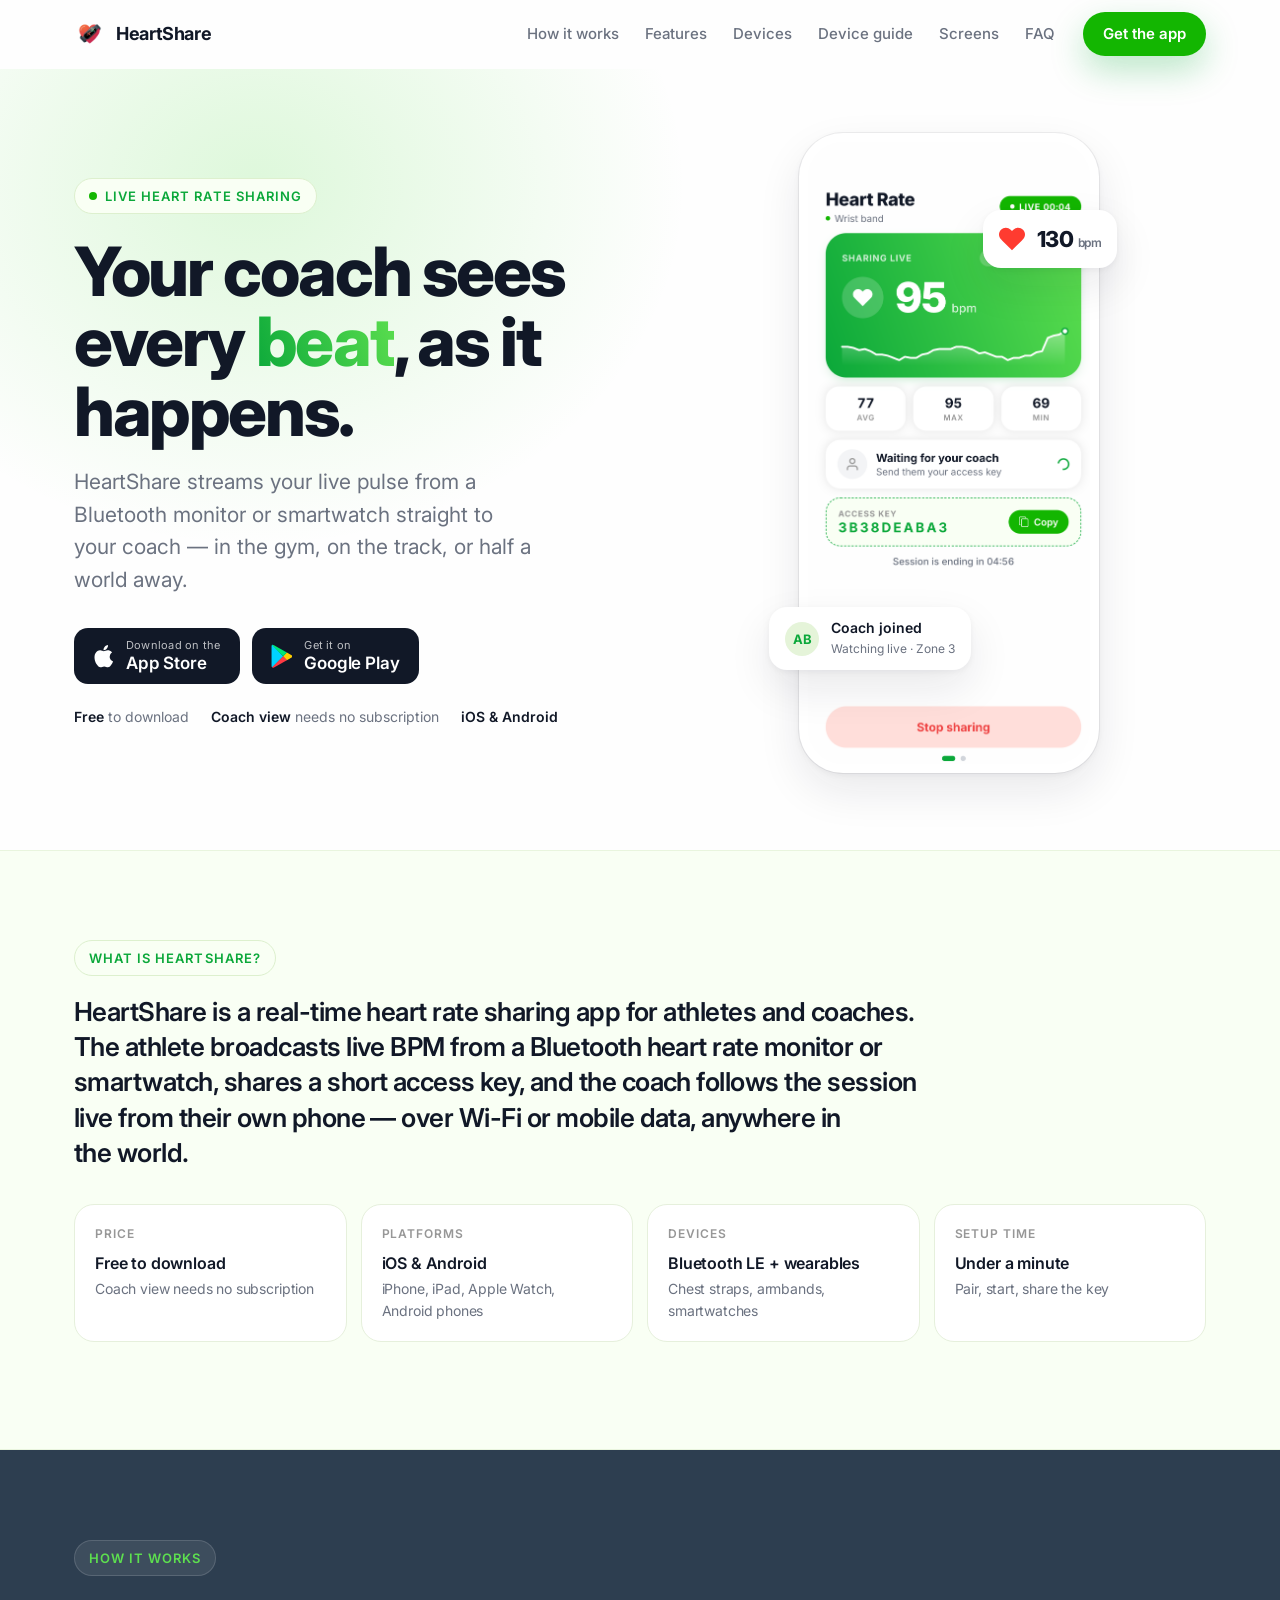
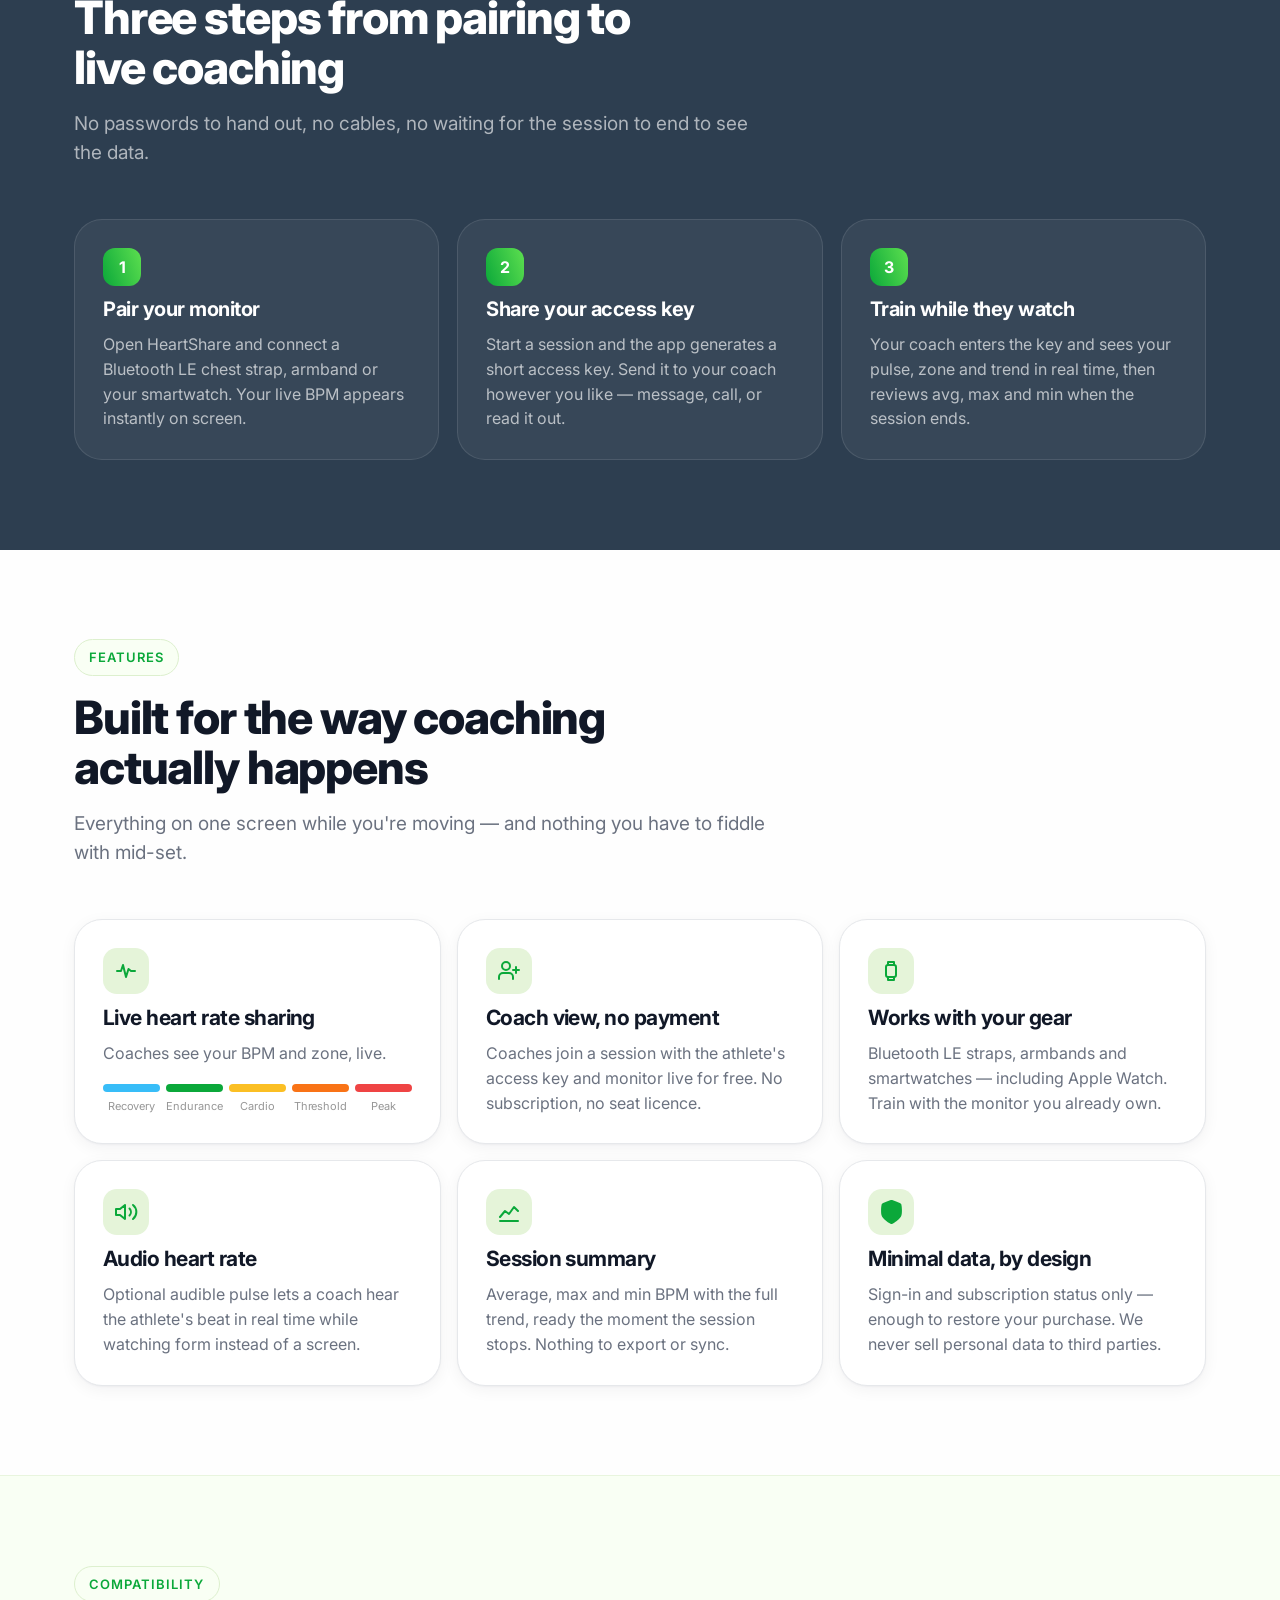
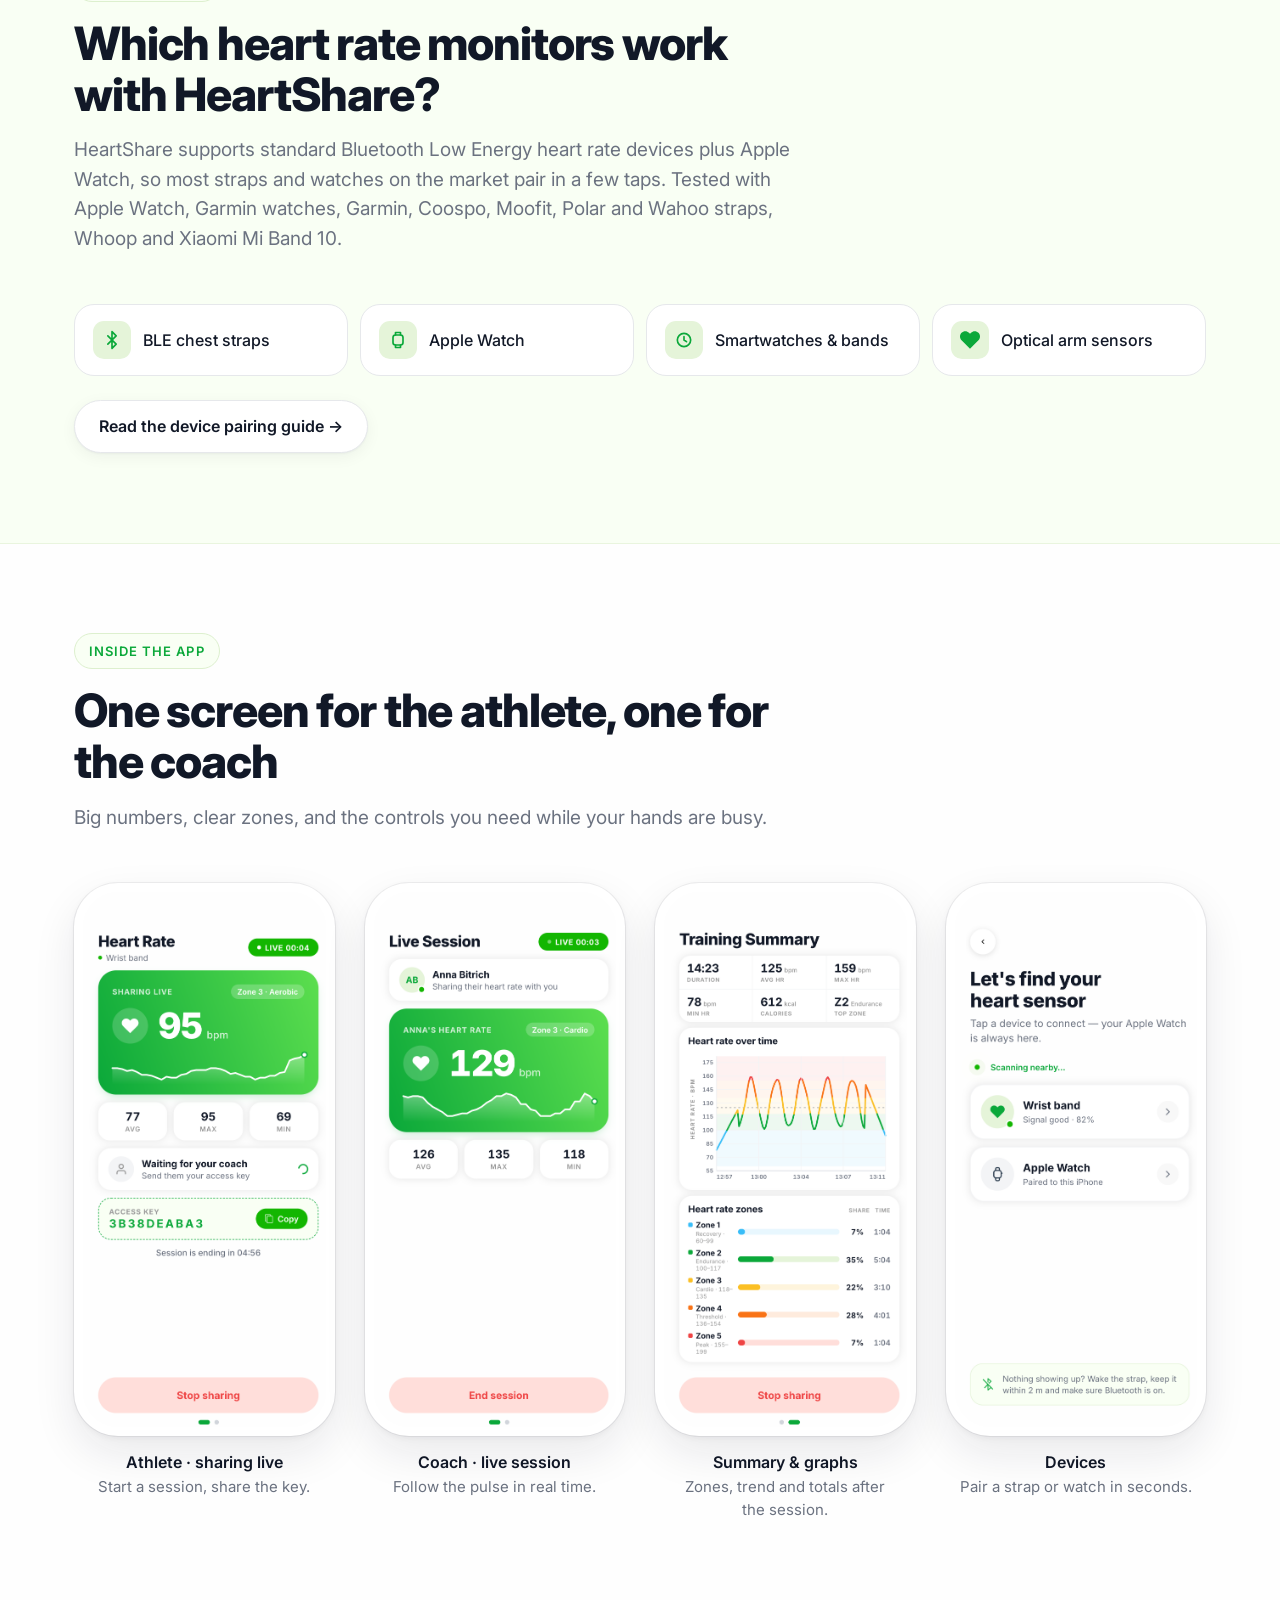
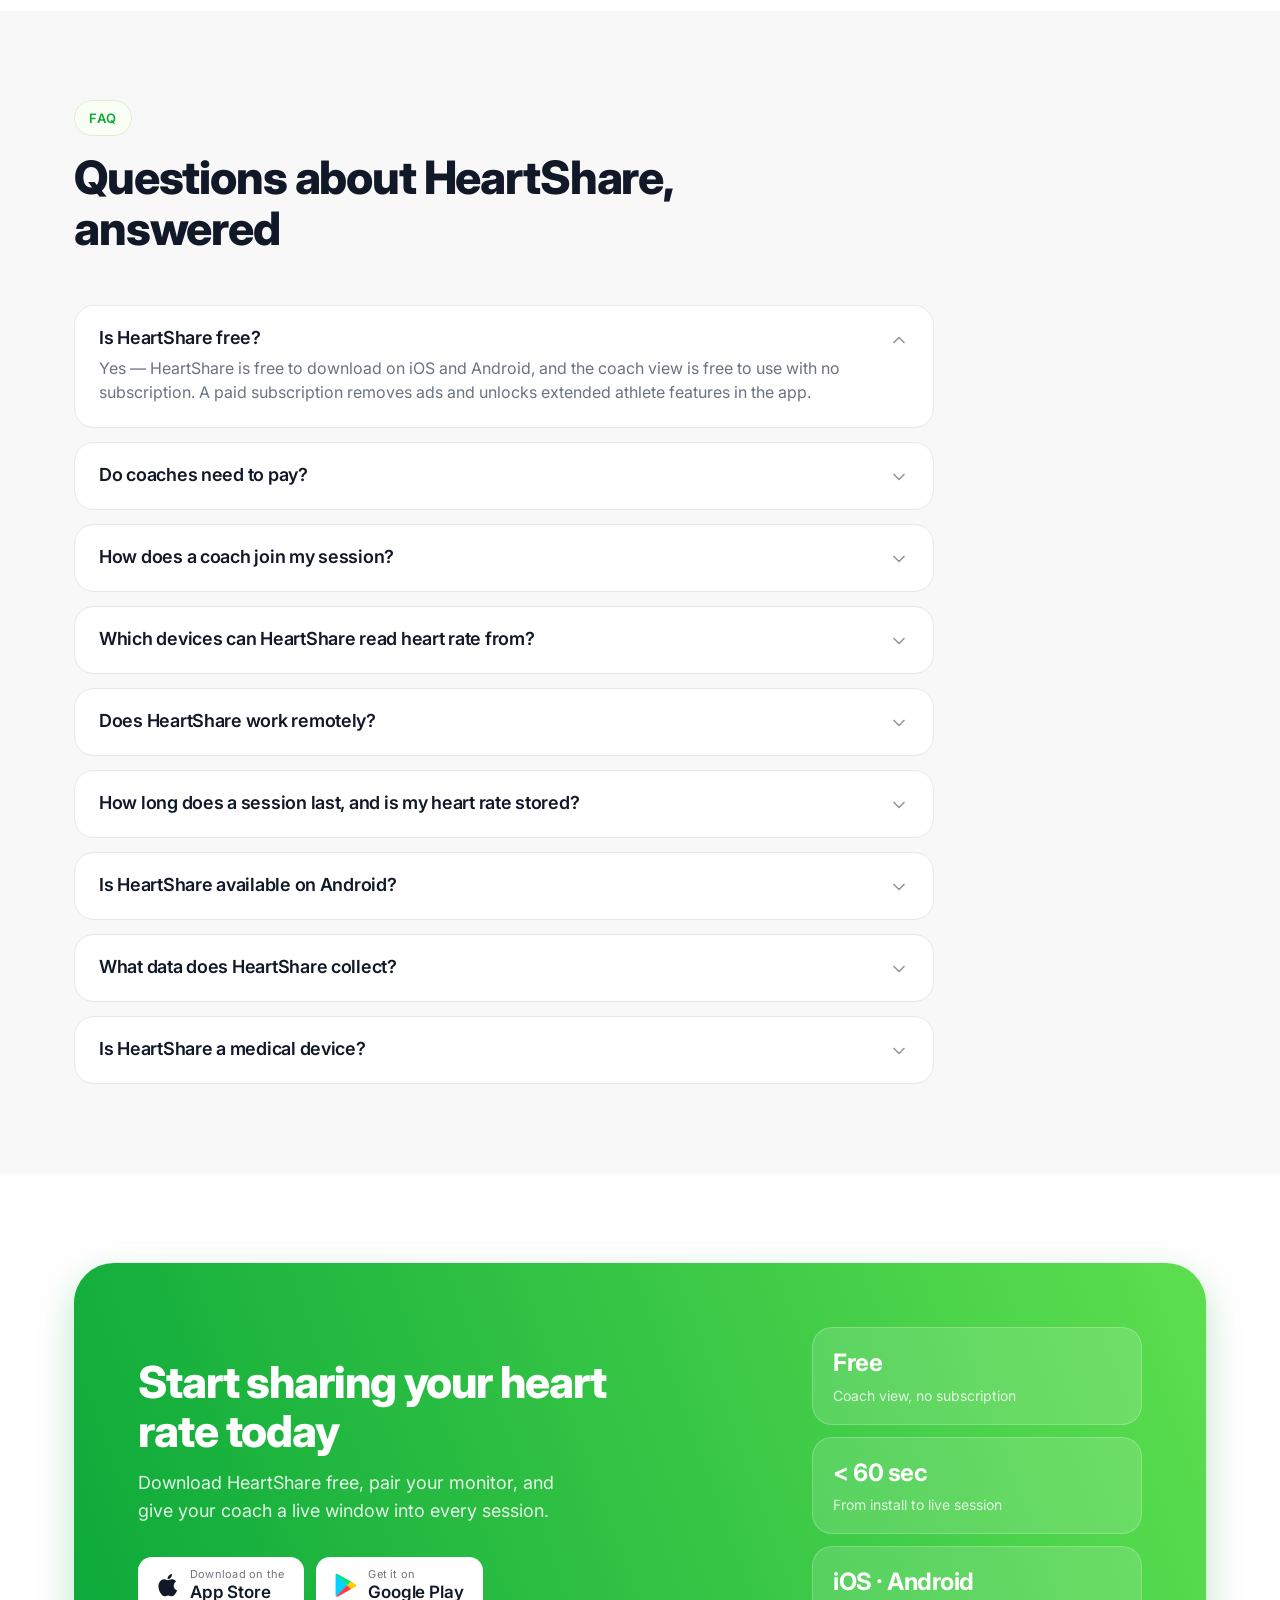
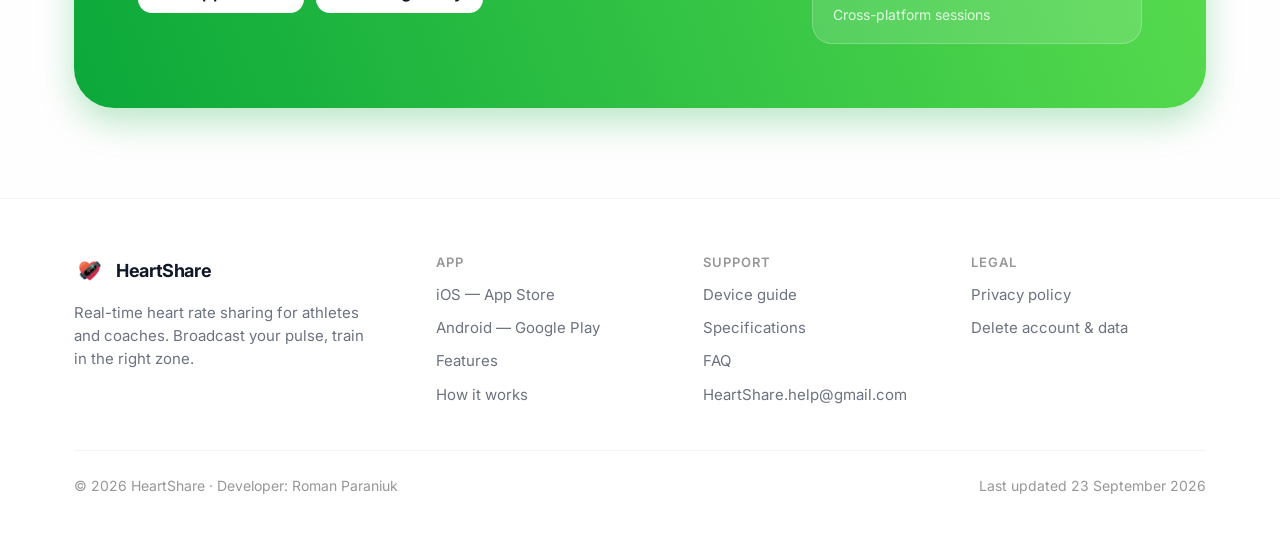
<file: index.html>
<!DOCTYPE html>
<html lang="en">
<head>
<meta charset="utf-8">
<meta name="viewport" content="width=device-width, initial-scale=1">
<title>HeartShare — Share Live Heart Rate With Your Coach</title>
<meta name="description" content="HeartShare streams your live heart rate from a Bluetooth monitor or smartwatch to your coach in real time. Athletes share with one access key; coaches watch free, no subscription. Free on iOS and Android.">
<link rel="canonical" href="https://heartshare-app.github.io/">
<meta name="robots" content="index,follow,max-snippet:-1,max-image-preview:large">
<meta property="og:type" content="website">
<meta property="og:site_name" content="HeartShare">
<meta property="og:title" content="HeartShare — Share Your Live Heart Rate With Your Coach">
<meta property="og:description" content="Stream your live pulse from a Bluetooth strap or smartwatch to your coach. Coaches join with an access key and watch free. iOS and Android.">
<meta property="og:url" content="https://heartshare-app.github.io/">
<meta property="og:image" content="https://heartshare-app.github.io/img/og-image.jpg">
<meta property="og:image:width" content="1200">
<meta property="og:image:height" content="630">
<meta property="og:image:alt" content="HeartShare — your coach sees every beat, live">
<meta name="twitter:card" content="summary_large_image">
<meta name="twitter:title" content="HeartShare — Real-Time Heart Rate Sharing">
<meta name="twitter:description" content="Athletes broadcast live BPM. Coaches watch free with an access key. iOS and Android.">
<meta name="twitter:image" content="https://heartshare-app.github.io/img/og-image.jpg">
<link rel="icon" href="img/app-icon.png" type="image/png">
<link rel="apple-touch-icon" href="img/app-icon.png">
<link rel="preconnect" href="https://fonts.googleapis.com">
<link rel="preconnect" href="https://fonts.gstatic.com" crossorigin>
<link href="https://fonts.googleapis.com/css2?family=Inter:wght@400;500;600;700;800&display=swap" rel="stylesheet">
<link rel="stylesheet" href="site.css">
</head>
<body>
<header id="site-header">
<div class="wrap nav">
<a class="brand" href="/"><img src="img/app-icon.png" alt="HeartShare app icon">HeartShare</a>
<nav class="nav-links" aria-label="Primary">
<a href="#how">How it works</a>
<a href="#features">Features</a>
<a href="#devices">Devices</a>
<a href="connect-device.html">Device guide</a>
<a href="#screens">Screens</a>
<a href="#faq">FAQ</a>
</nav>
<a class="btn btn-primary" href="#get">Get the app</a>
</div>
</header>

<main>
<section class="hero">
<div class="wrap hero-grid">
<div class="hero-col">
<span class="eyebrow"><span class="livedot"></span>Live heart rate sharing</span>
<h1 style="margin-top:22px">Your coach sees every <em>beat</em>, as it happens.</h1>
<p class="lede">HeartShare streams your live pulse from a Bluetooth monitor or smartwatch straight to your coach — in the gym, on the track, or half a world away.</p>
<div class="stores">
<a class="store" href="https://apps.apple.com/app/id6759251996" aria-label="Download HeartShare on the App Store">
<svg width="22" height="26" viewBox="0 0 24 28" fill="currentColor" aria-hidden="true"><path d="M19.3 14.9c0-3.1 2.5-4.6 2.6-4.7-1.4-2.1-3.6-2.4-4.4-2.4-1.9-.2-3.7 1.1-4.6 1.1-.9 0-2.4-1.1-4-1.1-2.1 0-4 1.2-5.1 3.1-2.2 3.8-.6 9.3 1.5 12.4 1.1 1.5 2.3 3.1 3.9 3.1 1.6-.1 2.2-1 4.1-1s2.5 1 4.1 1c1.7 0 2.8-1.5 3.8-3 1.2-1.7 1.7-3.4 1.7-3.5-.1 0-3.6-1.4-3.6-5zM16.2 5.8c.8-1 1.4-2.4 1.3-3.8-1.2.1-2.8.8-3.6 1.8-.8.9-1.5 2.4-1.3 3.8 1.4.1 2.8-.7 3.6-1.8z"/></svg>
<div><span>Download on the</span><strong>App Store</strong></div>
</a>
<a class="store" href="https://play.google.com/store/apps/details?id=com.rkh.heartshare" aria-label="Get HeartShare on Google Play">
<svg width="22" height="24" viewBox="0 0 24 26" aria-hidden="true"><path d="M2.3.6C1.9 1 1.7 1.6 1.7 2.4v21.2c0 .8.2 1.4.6 1.8l.1.1L14.3 13.5v-.3L2.4.5l-.1.1z" fill="#00D2FF"/><path d="M18.3 17.5l-4-4v-.3l4-4 .1.1 4.7 2.7c1.4.8 1.4 2 0 2.8l-4.7 2.7h-.1z" fill="#FFCE00"/><path d="M18.4 17.4l-4.1-4.1L2.3 25.4c.5.5 1.2.5 2.1.1l14-8" fill="#FF3A44"/><path d="M18.4 9.2l-14-8C3.5.8 2.8.8 2.3 1.3l12 12 4.1-4.1z" fill="#00E676"/></svg>
<div><span>Get it on</span><strong>Google Play</strong></div>
</a>
</div>
<p class="hero-meta"><span><b>Free</b> to download</span><span><b>Coach view</b> needs no subscription</span><span><b>iOS &amp; Android</b></span></p>
</div>
<div class="hero-phone">
<div class="phone">
<div class="phone-screen"><img src="img/shot-sharing.png" alt="HeartShare athlete screen showing a live heart rate of 95 bpm, zone 3, and a shareable access key" width="1143" height="2520" fetchpriority="high"></div>
</div>
<div class="float-card float-a">
<svg class="heartbeat" viewBox="0 0 55.742 48.618" fill="currentColor" aria-hidden="true"><path d="M 51.443 4.298 C 50.081 2.936 48.464 1.855 46.684 1.117 C 44.904 0.38 42.997 0 41.07 0 C 39.143 0 37.236 0.38 35.456 1.117 C 33.676 1.855 32.059 2.936 30.697 4.298 L 27.87 7.125 L 25.043 4.298 C 22.292 1.547 18.561 0.001 14.67 0.001 C 10.779 0.001 7.048 1.547 4.297 4.298 C 1.546 7.049 0 10.781 0 14.672 C 0 18.562 1.546 22.294 4.297 25.045 L 7.123 27.872 L 27.87 48.618 L 48.617 27.872 L 51.443 25.045 C 52.806 23.683 53.887 22.066 54.625 20.286 C 55.362 18.506 55.742 16.598 55.742 14.672 C 55.742 12.745 55.362 10.837 54.625 9.057 C 53.887 7.277 52.806 5.66 51.443 4.298 Z"/></svg>
<div class="bpm">129<i>bpm</i></div>
</div>
<div class="float-card float-b">
<div class="avatar">AB</div>
<div><b>Coach joined</b><small>Watching live · Zone 3</small></div>
</div>
</div>
</div>
</section>

<section class="answers" id="about">
<div class="wrap">
<span class="eyebrow">What is HeartShare?</span>
<p class="answer-lede" style="margin-top:18px">HeartShare is a real-time heart rate sharing app for athletes and coaches. The athlete broadcasts live BPM from a Bluetooth heart rate monitor or smartwatch, shares a short access key, and the coach follows the session live from their own phone — over Wi-Fi or mobile data, anywhere in the world.</p>
<dl class="facts reveal">
<div class="fact"><dt>Price</dt><dd>Free to download<span>Coach view needs no subscription</span></dd></div>
<div class="fact"><dt>Platforms</dt><dd>iOS &amp; Android<span>iPhone, iPad, Apple&nbsp;Watch, Android phones</span></dd></div>
<div class="fact"><dt>Devices</dt><dd>Bluetooth LE + wearables<span>Chest straps, armbands, smartwatches</span></dd></div>
<div class="fact"><dt>Setup time</dt><dd>Under a minute<span>Pair, start, share the key</span></dd></div>
</dl>
</div>
</section>

<section id="how" class="dark">
<div class="wrap">
<div class="sec-head">
<span class="eyebrow">How it works</span>
<h2>Three steps from pairing to live coaching</h2>
<p>No passwords to hand out, no cables, no waiting for the session to end to see the data.</p>
</div>
<div class="steps reveal">
<div class="step"><div class="step-n">1</div><h3>Pair your monitor</h3><p>Open HeartShare and connect a Bluetooth LE chest strap, armband or your smartwatch. Your live BPM appears instantly on screen.</p></div>
<div class="step"><div class="step-n">2</div><h3>Share your access key</h3><p>Start a session and the app generates a short access key. Send it to your coach however you like — message, call, or read it out.</p></div>
<div class="step"><div class="step-n">3</div><h3>Train while they watch</h3><p>Your coach enters the key and sees your pulse, zone and trend in real time, then reviews avg, max and min when the session ends.</p></div>
</div>
</div>
</section>

<section id="features">
<div class="wrap">
<div class="sec-head">
<span class="eyebrow">Features</span>
<h2>Built for the way coaching actually happens</h2>
<p>Everything on one screen while you're moving — and nothing you have to fiddle with mid-set.</p>
</div>
<div class="bento reveal">
<article class="card card-wide">
<div class="icon"><svg width="24" height="24" viewBox="0 0 24 24" fill="none" stroke="currentColor" stroke-width="2" stroke-linecap="round" stroke-linejoin="round" aria-hidden="true"><path d="M3 12h4l2-6 3 12 2.5-8L17 12h4"/></svg></div>
<h3>Live heart rate sharing</h3>
<p>Coaches see your BPM and zone, live.</p>
<div class="zones"><div class="zone"><span style="background:var(--z1)"></span>Recovery</div><div class="zone"><span style="background:var(--z2)"></span>Endurance</div><div class="zone"><span style="background:var(--z3)"></span>Cardio</div><div class="zone"><span style="background:var(--z4)"></span>Threshold</div><div class="zone"><span style="background:var(--z5)"></span>Peak</div></div>
</article>
<article class="card card-third">
<div class="icon"><svg width="24" height="24" viewBox="0 0 24 24" fill="none" stroke="currentColor" stroke-width="2" stroke-linecap="round" stroke-linejoin="round"><path d="M16 20v-2a4 4 0 0 0-4-4H6a4 4 0 0 0-4 4v2"/><circle cx="9" cy="7" r="4"/><path d="M19 8v6M22 11h-6"/></svg></div>
<h3>Coach view, no payment</h3>
<p>Coaches join a session with the athlete's access key and monitor live for free. No subscription, no seat licence.</p>
</article>
<article class="card card-third">
<div class="icon"><svg width="24" height="24" viewBox="0 0 24 24" fill="none" stroke="currentColor" stroke-width="2" stroke-linecap="round" stroke-linejoin="round"><rect x="7" y="6" width="10" height="12" rx="2"/><path d="M9 6V3h6v3M9 18v3h6v-3"/></svg></div>
<h3>Works with your gear</h3>
<p>Bluetooth LE straps, armbands and smartwatches — including Apple Watch. Train with the monitor you already own.</p>
</article>
<article class="card card-third">
<div class="icon"><svg width="24" height="24" viewBox="0 0 24 24" fill="none" stroke="currentColor" stroke-width="2" stroke-linecap="round" stroke-linejoin="round"><path d="M11 5 6 9H2v6h4l5 4V5z"/><path d="M15.5 8.5a5 5 0 0 1 0 7M19 5a9 9 0 0 1 0 14"/></svg></div>
<h3>Audio heart rate</h3>
<p>Optional audible pulse lets a coach hear the athlete's beat in real time while watching form instead of a screen.</p>
</article>
<article class="card card-third">
<div class="icon"><svg width="24" height="24" viewBox="0 0 24 24" fill="none" stroke="currentColor" stroke-width="2" stroke-linecap="round" stroke-linejoin="round" aria-hidden="true"><path d="M3 17l5-6 4 3 5-7 4 4"/><path d="M3 21h18"/></svg></div>
<h3>Session summary</h3>
<p>Average, max and min BPM with the full trend, ready the moment the session stops. Nothing to export or sync.</p>
</article>
<article class="card card-third">
<div class="icon"><svg width="21" height="24" viewBox="0 0 57.740 66.434" fill="currentColor" aria-hidden="true"><path d="M 57.731 27.576 L 57.731 27.533 C 57.579 21.434 56.954 15.939 55.97 12.053 L 55.929 11.85 L 55.858 11.627 C 55.106 9.234 52.847 8.359 51.882 7.984 C 45.565 5.537 38.128 2.713 30.847 0.32 C 30.108 0.076 29.386 0.02 29.021 0.006 L 28.872 0 L 28.724 0.006 C 28.358 0.02 27.638 0.076 26.903 0.318 C 19.618 2.713 12.179 5.537 5.86 7.984 C 4.896 8.357 2.64 9.234 1.886 11.625 L 1.815 11.848 L 1.778 12.037 L 1.772 12.061 C 0.788 15.937 0.165 21.434 0.013 27.533 L 0.013 27.576 C -0.11 35.951 0.688 40.029 1.187 41.738 L 1.255 41.98 C 2.052 44.541 3.517 47.174 5.608 49.805 C 7.841 52.609 10.804 55.465 14.411 58.285 C 20.421 63.002 25.98 65.736 26.034 65.762 L 26.124 65.805 C 26.124 65.805 26.126 65.805 26.128 65.807 L 26.14 65.813 C 27.003 66.225 27.921 66.434 28.868 66.434 L 28.87 66.434 C 29.823 66.434 30.747 66.223 31.614 65.805 L 31.702 65.762 C 31.702 65.762 31.722 65.752 31.751 65.738 C 32.31 65.459 37.614 62.768 43.319 58.291 C 46.933 55.465 49.897 52.609 52.13 49.803 C 54.222 47.172 55.687 44.541 56.483 41.98 L 56.53 41.832 L 56.552 41.738 C 57.048 40.039 57.849 35.959 57.728 27.576 L 57.731 27.576 Z"/></svg></div>
<h3>Minimal data, by design</h3>
<p>Sign-in and subscription status only — enough to restore your purchase. We never sell personal data to third parties.</p>
</article>
</div>
</div>
</section>

<section id="devices" style="background:var(--green-tint);border-top:1px solid #E9F5DE;border-bottom:1px solid #E9F5DE">
<div class="wrap">
<div class="sec-head">
<span class="eyebrow">Compatibility</span>
<h2>Which heart rate monitors work with HeartShare?</h2>
<p>HeartShare supports standard Bluetooth Low Energy heart rate devices plus Apple Watch, so most straps and watches on the market pair in a few taps. Tested with Apple Watch, Garmin watches, Garmin, Coospo, Moofit, Polar and Wahoo straps, Whoop and Xiaomi Mi Band 10.</p>
</div>
<div class="device-list reveal">
<div class="device"><span class="icon"><svg width="20" height="20" viewBox="0 0 24 24" fill="none" stroke="currentColor" stroke-width="2" stroke-linecap="round" stroke-linejoin="round"><path d="m7 7 10 10-5 5V2l5 5L7 17"/></svg></span>BLE chest straps</div>
<div class="device"><span class="icon"><svg width="20" height="20" viewBox="0 0 24 24" fill="none" stroke="currentColor" stroke-width="2" stroke-linecap="round" stroke-linejoin="round"><rect x="6" y="6" width="12" height="12" rx="3"/><path d="M9 6V3h6v3M9 18v3h6v-3"/></svg></span>Apple Watch</div>
<div class="device"><span class="icon"><svg width="20" height="20" viewBox="0 0 24 24" fill="none" stroke="currentColor" stroke-width="2" stroke-linecap="round" stroke-linejoin="round"><circle cx="12" cy="12" r="8"/><path d="M12 8v4l3 2"/></svg></span>Smartwatches &amp; bands</div>
<div class="device"><span class="icon"><svg width="20" height="18" viewBox="0 0 55.742 48.618" fill="currentColor" aria-hidden="true"><path d="M 51.443 4.298 C 50.081 2.936 48.464 1.855 46.684 1.117 C 44.904 0.38 42.997 0 41.07 0 C 39.143 0 37.236 0.38 35.456 1.117 C 33.676 1.855 32.059 2.936 30.697 4.298 L 27.87 7.125 L 25.043 4.298 C 22.292 1.547 18.561 0.001 14.67 0.001 C 10.779 0.001 7.048 1.547 4.297 4.298 C 1.546 7.049 0 10.781 0 14.672 C 0 18.562 1.546 22.294 4.297 25.045 L 7.123 27.872 L 27.87 48.618 L 48.617 27.872 L 51.443 25.045 C 52.806 23.683 53.887 22.066 54.625 20.286 C 55.362 18.506 55.742 16.598 55.742 14.672 C 55.742 12.745 55.362 10.837 54.625 9.057 C 53.887 7.277 52.806 5.66 51.443 4.298 Z"/></svg></span>Optical arm sensors</div>
</div>
<p style="margin-top:24px"><a class="btn btn-ghost" href="connect-device.html">Read the device pairing guide →</a></p>
</div>
</section>

<section id="screens">
<div class="wrap">
<div class="sec-head">
<span class="eyebrow">Inside the app</span>
<h2>One screen for the athlete, one for the coach</h2>
<p>Big numbers, clear zones, and the controls you need while your hands are busy.</p>
</div>
<div class="gallery reveal">
<figure class="shot"><div class="phone"><div class="phone-screen"><img src="img/shot-sharing.png" alt="Athlete view: live 95 bpm readout, zone 3 badge, avg/max/min stats and the access key to share with a coach" loading="lazy" width="1143" height="2520"></div></div><figcaption><b>Athlete · sharing live</b>Start a session, share the key.</figcaption></figure>
<figure class="shot"><div class="phone"><div class="phone-screen"><img src="img/shot-coach.png" alt="Coach view: the athlete's live 129 bpm heart rate, cardio zone badge and trend chart during a session" loading="lazy" width="1143" height="2520"></div></div><figcaption><b>Coach · live session</b>Follow the pulse in real time.</figcaption></figure>
<figure class="shot"><div class="phone"><div class="phone-screen"><img src="img/shot-summary.png" alt="Training summary screen: duration, avg, max and min BPM, calories, a coloured heart rate over time graph and a heart rate zone breakdown" loading="lazy" width="1143" height="2520"></div></div><figcaption><b>Summary &amp; graphs</b>Zones, trend and totals after the session.</figcaption></figure>
<figure class="shot"><div class="phone"><div class="phone-screen"><img src="img/shot-device.png" alt="Device connection screen showing a paired Bluetooth heart rate monitor" loading="lazy" width="1143" height="2520"></div></div><figcaption><b>Devices</b>Pair a strap or watch in seconds.</figcaption></figure>
</div>
</div>
</section>


<section id="faq" style="background:var(--field)">
<div class="wrap">
<div class="sec-head">
<span class="eyebrow">FAQ</span>
<h2>Questions about HeartShare, answered</h2>
</div>
<div class="faq reveal">
<details class="qa" open><summary><h3>Is HeartShare free?</h3><svg class="chev" viewBox="0 0 24 24" fill="none" stroke="currentColor" stroke-width="2" stroke-linecap="round" stroke-linejoin="round" aria-hidden="true"><path d="m6 9 6 6 6-6"/></svg></summary><p>Yes — HeartShare is free to download on iOS and Android, and the coach view is free to use with no subscription. A paid subscription removes ads and unlocks extended athlete features in the app.</p></details>
<details class="qa" open><summary><h3>Do coaches need to pay?</h3><svg class="chev" viewBox="0 0 24 24" fill="none" stroke="currentColor" stroke-width="2" stroke-linecap="round" stroke-linejoin="round" aria-hidden="true"><path d="m6 9 6 6 6-6"/></svg></summary><p>No. The coach view is free — no subscription is required. The coach enters the athlete's access key in the app and starts watching the live session.</p></details>
<details class="qa" open><summary><h3>How does a coach join my session?</h3><svg class="chev" viewBox="0 0 24 24" fill="none" stroke="currentColor" stroke-width="2" stroke-linecap="round" stroke-linejoin="round" aria-hidden="true"><path d="m6 9 6 6 6-6"/></svg></summary><p>Start sharing in the app, then send the generated 10-character access key to your coach. They open HeartShare, choose the coach role, enter the key and your live heart rate appears on their screen.</p></details>
<details class="qa" open><summary><h3>Which devices can HeartShare read heart rate from?</h3><svg class="chev" viewBox="0 0 24 24" fill="none" stroke="currentColor" stroke-width="2" stroke-linecap="round" stroke-linejoin="round" aria-hidden="true"><path d="m6 9 6 6 6-6"/></svg></summary><p>Any standard Bluetooth Low Energy heart rate monitor — chest straps, armbands and compatible smartwatches — plus Apple Watch on iOS. Tested with Apple Watch, Garmin watches, Garmin, Coospo, Moofit, Polar and Wahoo straps, Whoop and Xiaomi Mi Band 10. The pairing guide lists step-by-step instructions per device.</p></details>
<details class="qa" open><summary><h3>Does HeartShare work remotely?</h3><svg class="chev" viewBox="0 0 24 24" fill="none" stroke="currentColor" stroke-width="2" stroke-linecap="round" stroke-linejoin="round" aria-hidden="true"><path d="m6 9 6 6 6-6"/></svg></summary><p>Yes. Sharing runs over Wi-Fi or mobile data, so your coach can follow the session from another gym, another city or another country.</p></details>
<details class="qa" open><summary><h3>How long does a session last, and is my heart rate stored?</h3><svg class="chev" viewBox="0 0 24 24" fill="none" stroke="currentColor" stroke-width="2" stroke-linecap="round" stroke-linejoin="round" aria-hidden="true"><path d="m6 9 6 6 6-6"/></svg></summary><p>A session runs until the athlete stops it, or ends automatically after 2 hours. Heart rate is processed only during the session — it is not stored after the session ends and is never used for advertising or marketing.</p></details>
<details class="qa" open><summary><h3>Is HeartShare available on Android?</h3><svg class="chev" viewBox="0 0 24 24" fill="none" stroke="currentColor" stroke-width="2" stroke-linecap="round" stroke-linejoin="round" aria-hidden="true"><path d="m6 9 6 6 6-6"/></svg></summary><p>Yes. HeartShare is on Google Play for Android phones, alongside the iOS version on the App Store. Athletes and coaches can be on different platforms in the same session.</p></details>
<details class="qa" open><summary><h3>What data does HeartShare collect?</h3><svg class="chev" viewBox="0 0 24 24" fill="none" stroke="currentColor" stroke-width="2" stroke-linecap="round" stroke-linejoin="round" aria-hidden="true"><path d="m6 9 6 6 6-6"/></svg></summary><p>Minimal data: your email or sign-in identifier, and subscription status so purchases can be restored across devices. The free version shows ads via AdMob, which may collect device identifiers.</p><p>We do not sell personal data to third parties. You can <a href="delete-account.html">delete your account and data</a> at any time.</p></details>
<details class="qa" open><summary><h3>Is HeartShare a medical device?</h3><svg class="chev" viewBox="0 0 24 24" fill="none" stroke="currentColor" stroke-width="2" stroke-linecap="round" stroke-linejoin="round" aria-hidden="true"><path d="m6 9 6 6 6-6"/></svg></summary><p>No. HeartShare is a training and fitness tool for sharing heart rate data between athletes and coaches. It is not intended for diagnosis or medical monitoring.</p></details>
</div>
</div>
</section>

<section id="get">
<div class="wrap">
<div class="cta-box reveal">
<div>
<h2>Start sharing your heart rate today</h2>
<p>Download HeartShare free, pair your monitor, and give your coach a live window into every session.</p>
<div class="stores">
<a class="store" href="https://apps.apple.com/app/id6759251996" aria-label="Download HeartShare on the App Store">
<svg width="22" height="26" viewBox="0 0 24 28" fill="currentColor" aria-hidden="true"><path d="M19.3 14.9c0-3.1 2.5-4.6 2.6-4.7-1.4-2.1-3.6-2.4-4.4-2.4-1.9-.2-3.7 1.1-4.6 1.1-.9 0-2.4-1.1-4-1.1-2.1 0-4 1.2-5.1 3.1-2.2 3.8-.6 9.3 1.5 12.4 1.1 1.5 2.3 3.1 3.9 3.1 1.6-.1 2.2-1 4.1-1s2.5 1 4.1 1c1.7 0 2.8-1.5 3.8-3 1.2-1.7 1.7-3.4 1.7-3.5-.1 0-3.6-1.4-3.6-5zM16.2 5.8c.8-1 1.4-2.4 1.3-3.8-1.2.1-2.8.8-3.6 1.8-.8.9-1.5 2.4-1.3 3.8 1.4.1 2.8-.7 3.6-1.8z"/></svg>
<div><span>Download on the</span><strong>App Store</strong></div>
</a>
<a class="store" href="https://play.google.com/store/apps/details?id=com.rkh.heartshare" aria-label="Get HeartShare on Google Play">
<svg width="22" height="24" viewBox="0 0 24 26" aria-hidden="true"><path d="M2.3.6C1.9 1 1.7 1.6 1.7 2.4v21.2c0 .8.2 1.4.6 1.8l.1.1L14.3 13.5v-.3L2.4.5l-.1.1z" fill="#00D2FF"/><path d="M18.3 17.5l-4-4v-.3l4-4 .1.1 4.7 2.7c1.4.8 1.4 2 0 2.8l-4.7 2.7h-.1z" fill="#FFCE00"/><path d="M18.4 17.4l-4.1-4.1L2.3 25.4c.5.5 1.2.5 2.1.1l14-8" fill="#FF3A44"/><path d="M18.4 9.2l-14-8C3.5.8 2.8.8 2.3 1.3l12 12 4.1-4.1z" fill="#00E676"/></svg>
<div><span>Get it on</span><strong>Google Play</strong></div>
</a>
</div>
</div>
<div class="cta-side">
<div class="cta-stat"><b>Free</b><span>Coach view, no subscription</span></div>
<div class="cta-stat"><b>&lt; 60 sec</b><span>From install to live session</span></div>
<div class="cta-stat"><b>iOS · Android</b><span>Cross-platform sessions</span></div>
</div>
</div>
</div>
</section>
</main>

<footer>
<div class="wrap">
<div class="foot-grid">
<div>
<a class="brand" href="/"><img src="img/app-icon.png" alt="">HeartShare</a>
<p style="color:var(--ink-2);margin-top:14px;max-width:34ch">Real-time heart rate sharing for athletes and coaches. Broadcast your pulse, train in the right zone.</p>
</div>
<div><h4>App</h4><div class="foot-links"><a href="https://apps.apple.com/app/id6759251996">iOS — App Store</a><a href="https://play.google.com/store/apps/details?id=com.rkh.heartshare">Android — Google Play</a><a href="#features">Features</a><a href="#how">How it works</a></div></div>
<div><h4>Support</h4><div class="foot-links"><a href="connect-device.html">Device guide</a><a href="specs.html">Specifications</a><a href="#faq">FAQ</a><a href="mailto:HeartShare.help@gmail.com">HeartShare.help@gmail.com</a></div></div>
<div><h4>Legal</h4><div class="foot-links"><a href="privacy.html">Privacy policy</a><a href="delete-account.html">Delete account &amp; data</a></div></div>
</div>
<div class="foot-bottom">
<span>© 2026 HeartShare · Developer: Roman Paraniuk</span>
<span>Last updated <time datetime="2026-09-23">23 September 2026</time></span>
</div>
</div>
</footer>

<script type="application/ld+json">
{"@context":"https://schema.org","@graph":[
{"@type":"WebSite","@id":"https://heartshare-app.github.io/#website","url":"https://heartshare-app.github.io/","name":"HeartShare","description":"Real-time heart rate sharing app for athletes and coaches.","publisher":{"@id":"https://heartshare-app.github.io/#org"},"inLanguage":"en"},
{"@type":"Organization","@id":"https://heartshare-app.github.io/#org","name":"HeartShare","url":"https://heartshare-app.github.io/","logo":{"@type":"ImageObject","@id":"https://heartshare-app.github.io/#logo","url":"https://heartshare-app.github.io/img/app-icon.png","width":1280,"height":1280},"email":"HeartShare.help@gmail.com","founder":{"@type":"Person","@id":"https://heartshare-app.github.io/#roman","name":"Roman Paraniuk"},"sameAs":["https://apps.apple.com/app/id6759251996","https://play.google.com/store/apps/details?id=com.rkh.heartshare"],"contactPoint":{"@type":"ContactPoint","contactType":"customer support","email":"HeartShare.help@gmail.com","availableLanguage":"English"}},
{"@type":"ImageObject","@id":"https://heartshare-app.github.io/#ogimage","url":"https://heartshare-app.github.io/img/og-image.jpg","width":1200,"height":630,"caption":"HeartShare — your coach sees every beat, live"},
{"@type":"WebPage","@id":"https://heartshare-app.github.io/#webpage","url":"https://heartshare-app.github.io/","name":"HeartShare — Share Live Heart Rate With Your Coach","description":"HeartShare streams your live heart rate from a Bluetooth monitor or smartwatch to your coach in real time. Athletes share with one access key; coaches watch free, no subscription. Free on iOS and Android.","isPartOf":{"@id":"https://heartshare-app.github.io/#website"},"inLanguage":"en","datePublished":"2026-02-11","dateModified":"2026-09-23","primaryImageOfPage":{"@id":"https://heartshare-app.github.io/#ogimage"},"publisher":{"@id":"https://heartshare-app.github.io/#org"},"about":[{"@id":"https://heartshare-app.github.io/#ios"},{"@id":"https://heartshare-app.github.io/#android"}],"mainEntity":{"@id":"https://heartshare-app.github.io/#ios"}},
{"@type":"MobileApplication","@id":"https://heartshare-app.github.io/#ios","name":"HeartShare Live Heart Rate BPM","applicationCategory":"HealthApplication","applicationSubCategory":"Fitness","operatingSystem":"iOS 18.6 or later","url":"https://apps.apple.com/app/id6759251996","installUrl":"https://apps.apple.com/app/id6759251996","author":{"@id":"https://heartshare-app.github.io/#org"},"description":"Share your live heart rate with a coach in real time from a Bluetooth heart rate monitor or Apple Watch. Coaches join with an access key and monitor free.","offers":[{"@type":"Offer","name":"Free","price":"0","priceCurrency":"USD","description":"Free to download; the coach view needs no subscription"},{"@type":"Offer","name":"HeartShare Pro","category":"In-app subscription","description":"Optional in-app subscription (monthly, yearly or lifetime) that removes ads and unlocks extended athlete features. Prices vary by country and are shown in local currency in the App Store and Google Play.","availability":"https://schema.org/InStock"}],"featureList":["Live heart rate sharing","Free coach view with access key","Bluetooth LE and Apple Watch support","Heart rate zones","Audio heart rate","Session summary with avg, max and min BPM"],"screenshot":["https://heartshare-app.github.io/img/shot-sharing.png","https://heartshare-app.github.io/img/shot-coach.png","https://heartshare-app.github.io/img/shot-summary.png","https://heartshare-app.github.io/img/shot-device.png"],"alternateName":"HeartShare","softwareVersion":"1.2.0","dateModified":"2026-09-21","contentRating":"4+","inLanguage":"en","isAccessibleForFree":true},
{"@type":"MobileApplication","@id":"https://heartshare-app.github.io/#android","name":"HeartShare — Live Heart Rate BPM","applicationCategory":"HealthApplication","applicationSubCategory":"Fitness","operatingSystem":"Android 7.0 or later","url":"https://play.google.com/store/apps/details?id=com.rkh.heartshare","installUrl":"https://play.google.com/store/apps/details?id=com.rkh.heartshare","author":{"@id":"https://heartshare-app.github.io/#org"},"description":"Live heart rate monitor and sharing app for Android. Stream your pulse from a BLE monitor or smartwatch to your coach in real time.","offers":[{"@type":"Offer","name":"Free","price":"0","priceCurrency":"USD","description":"Free to download; the coach view needs no subscription"},{"@type":"Offer","name":"HeartShare Pro","category":"In-app subscription","description":"Optional in-app subscription (monthly, yearly or lifetime) that removes ads and unlocks extended athlete features. Prices vary by country and are shown in local currency in the App Store and Google Play.","availability":"https://schema.org/InStock"}],"alternateName":"HeartShare","softwareVersion":"1.2","dateModified":"2026-09-16","contentRating":"Rated for 3+","inLanguage":"en","isAccessibleForFree":true,"featureList":["Live heart rate sharing","Free coach view with access key","Bluetooth LE and Apple Watch support","Heart rate zones","Audio heart rate","Session summary with avg, max and min BPM"],"screenshot":["https://heartshare-app.github.io/img/shot-sharing.png","https://heartshare-app.github.io/img/shot-coach.png","https://heartshare-app.github.io/img/shot-summary.png","https://heartshare-app.github.io/img/shot-device.png"]},
{"@type":"FAQPage","@id":"https://heartshare-app.github.io/#faq","mainEntity":[{"@type":"Question","name":"Is HeartShare free?","acceptedAnswer":{"@type":"Answer","text":"Yes — HeartShare is free to download on iOS and Android, and the coach view is free to use with no subscription. A paid subscription removes ads and unlocks extended athlete features in the app."}},{"@type":"Question","name":"Do coaches need to pay?","acceptedAnswer":{"@type":"Answer","text":"No. The coach view is free — no subscription is required. The coach enters the athlete's access key in the app and starts watching the live session."}},{"@type":"Question","name":"How does a coach join my session?","acceptedAnswer":{"@type":"Answer","text":"Start sharing in the app, then send the generated 10-character access key to your coach. They open HeartShare, choose the coach role, enter the key and your live heart rate appears on their screen."}},{"@type":"Question","name":"Which devices can HeartShare read heart rate from?","acceptedAnswer":{"@type":"Answer","text":"Any standard Bluetooth Low Energy heart rate monitor — chest straps, armbands and compatible smartwatches — plus Apple Watch on iOS. Tested with Apple Watch, Garmin watches, Garmin, Coospo, Moofit, Polar and Wahoo straps, Whoop and Xiaomi Mi Band 10. The pairing guide lists step-by-step instructions per device."}},{"@type":"Question","name":"Does HeartShare work remotely?","acceptedAnswer":{"@type":"Answer","text":"Yes. Sharing runs over Wi-Fi or mobile data, so your coach can follow the session from another gym, another city or another country."}},{"@type":"Question","name":"How long does a session last, and is my heart rate stored?","acceptedAnswer":{"@type":"Answer","text":"A session runs until the athlete stops it, or ends automatically after 2 hours. Heart rate is processed only during the session — it is not stored after the session ends and is never used for advertising or marketing."}},{"@type":"Question","name":"Is HeartShare available on Android?","acceptedAnswer":{"@type":"Answer","text":"Yes. HeartShare is on Google Play for Android phones, alongside the iOS version on the App Store. Athletes and coaches can be on different platforms in the same session."}},{"@type":"Question","name":"What data does HeartShare collect?","acceptedAnswer":{"@type":"Answer","text":"Minimal data: your email or sign-in identifier, and subscription status so purchases can be restored across devices. The free version shows ads via AdMob, which may collect device identifiers. We do not sell personal data to third parties. You can delete your account and data at any time."}},{"@type":"Question","name":"Is HeartShare a medical device?","acceptedAnswer":{"@type":"Answer","text":"No. HeartShare is a training and fitness tool for sharing heart rate data between athletes and coaches. It is not intended for diagnosis or medical monitoring."}}]},
{"@type":"HowTo","@id":"https://heartshare-app.github.io/#howto","name":"How to share your heart rate with a coach using HeartShare","totalTime":"PT1M","step":[{"@type":"HowToStep","position":1,"name":"Pair your monitor","text":"Open HeartShare and connect a Bluetooth LE chest strap, armband or smartwatch. Your live BPM appears on screen."},{"@type":"HowToStep","position":2,"name":"Share your access key","text":"Start a session and send the generated access key to your coach."},{"@type":"HowToStep","position":3,"name":"Train while they watch","text":"Your coach enters the key and follows your pulse, zone and trend live, then reviews avg, max and min when the session ends."}]}
]}
</script>
<script>
const h=document.getElementById('site-header');
addEventListener('scroll',()=>h.classList.toggle('stuck',scrollY>8),{passive:true});
const io=new IntersectionObserver((es)=>es.forEach(e=>{if(e.isIntersecting){e.target.classList.add('in');io.unobserve(e.target)}}),{threshold:.12});
document.querySelectorAll('.reveal').forEach(el=>io.observe(el));
const faq=document.querySelectorAll('.faq details.qa');
faq.forEach((d,i)=>{d.open=i===0});
const b=document.querySelector('.float-a .bpm');let v=129,t=0;
setInterval(()=>{t+=1;v=Math.max(112,Math.min(148,v+Math.round((Math.random()-.45)*5)));b.firstChild.nodeValue=v},1400);
</script>
</body>
</html>
</file>
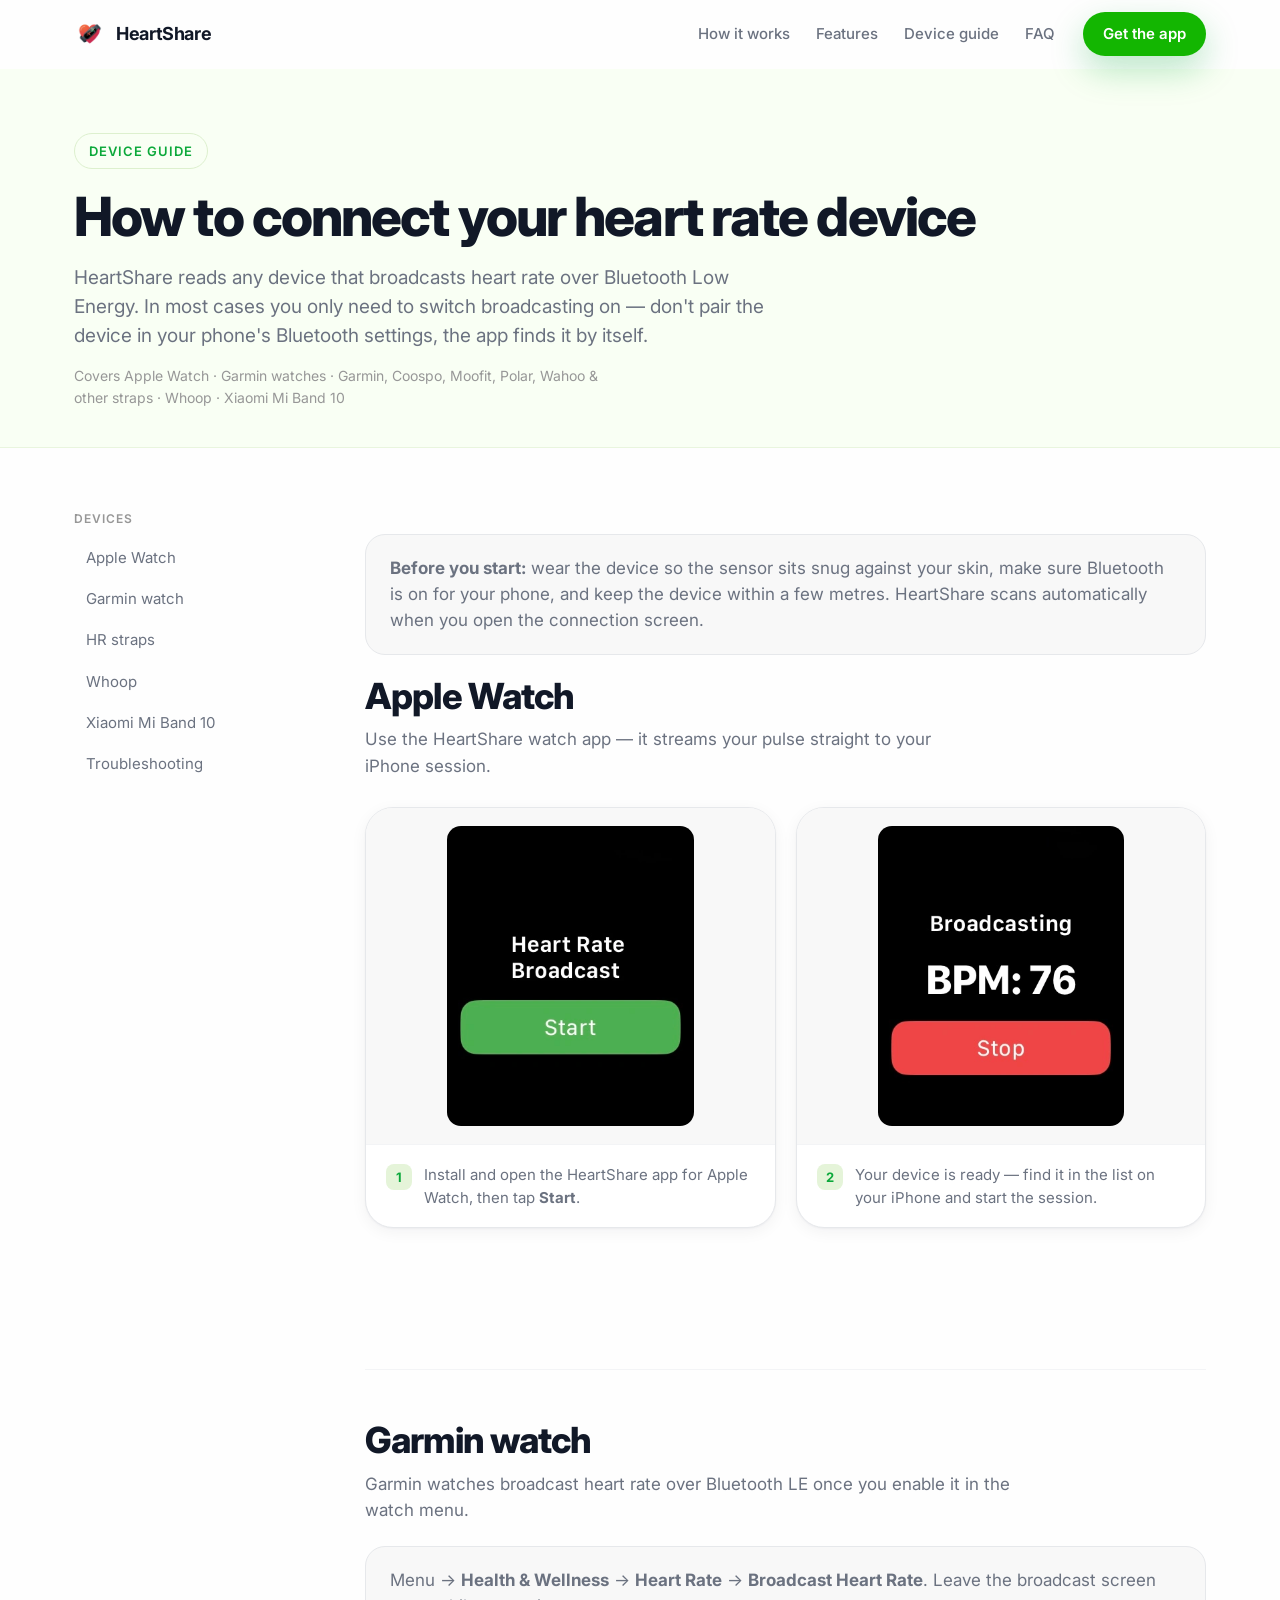
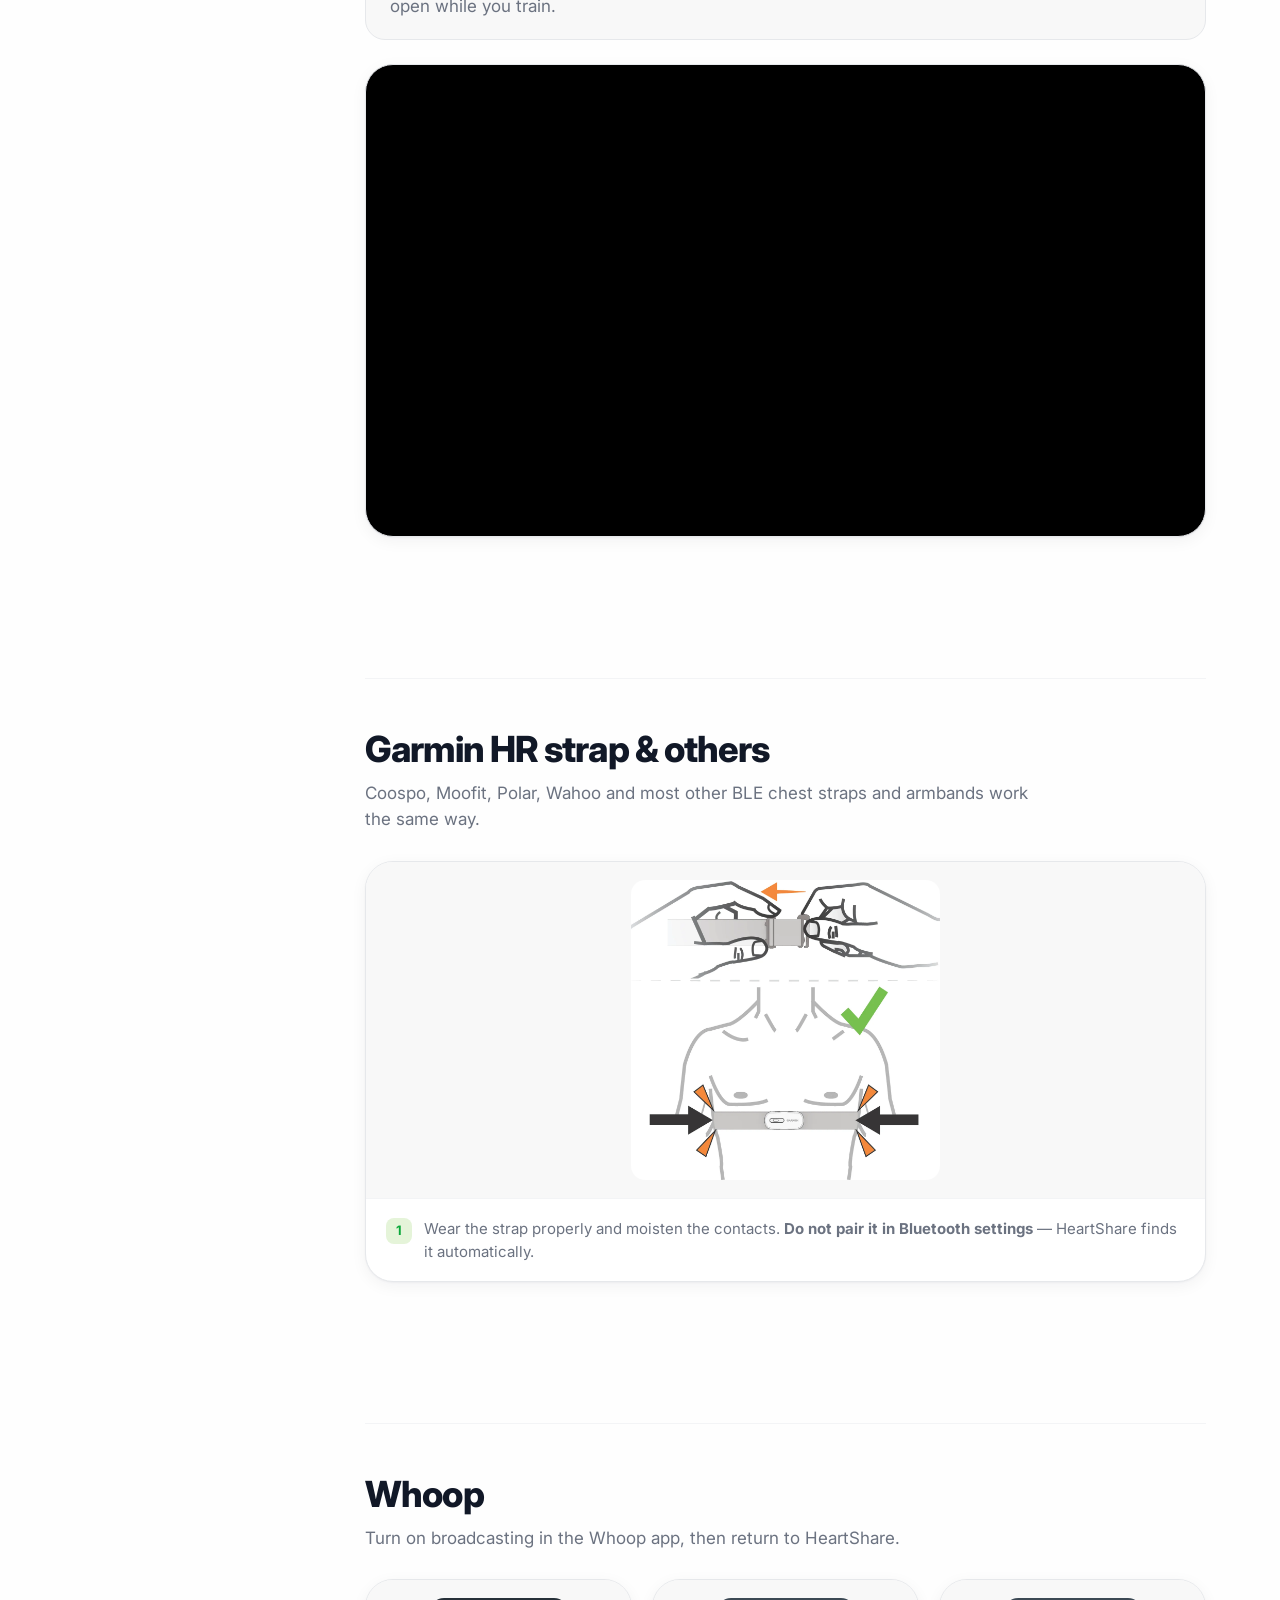
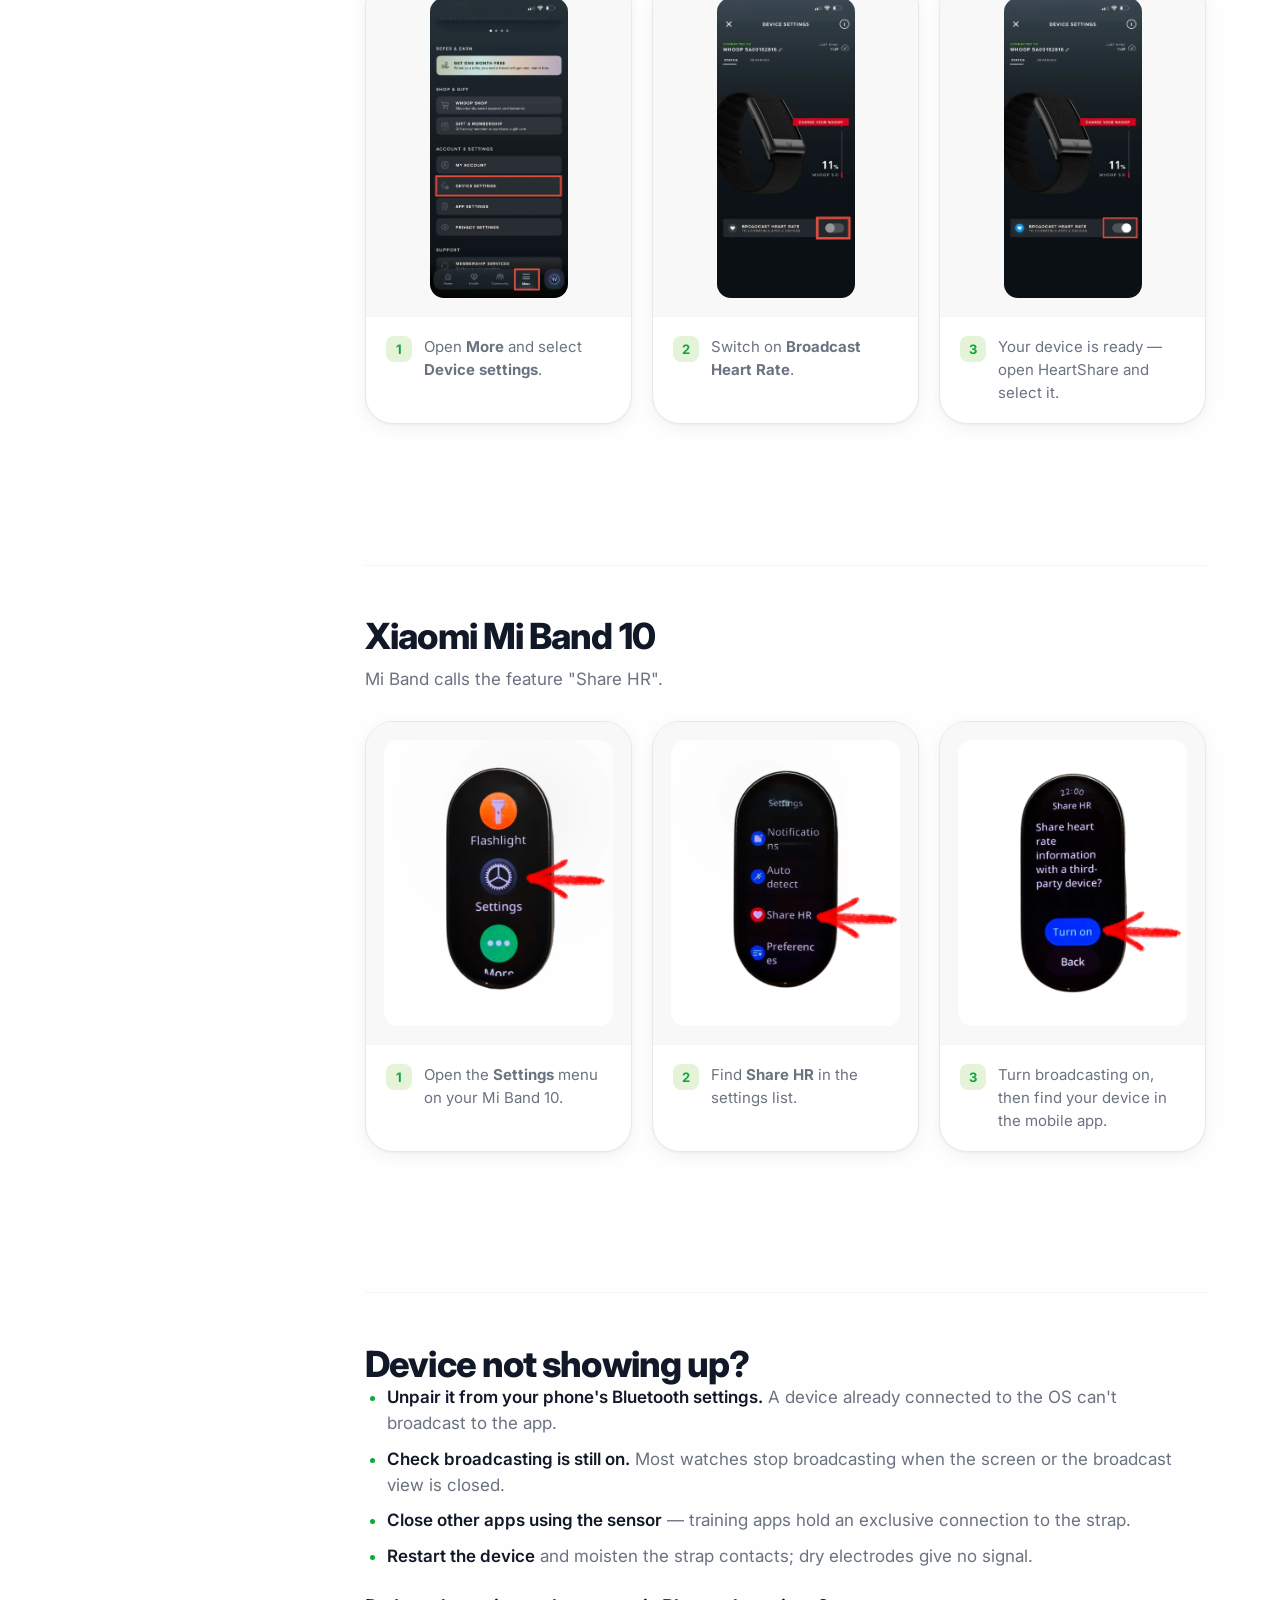
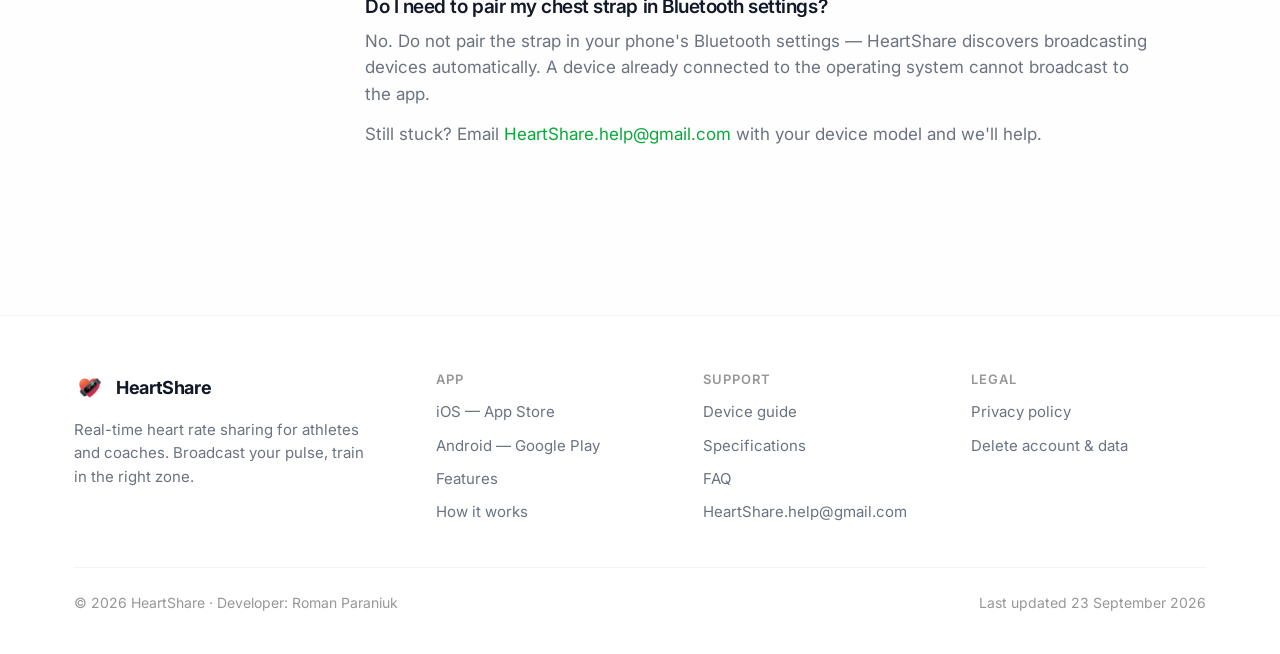
<file: connect-device.html>
<!DOCTYPE html>
<html lang="en">
<head>
<meta charset="utf-8">
<meta name="viewport" content="width=device-width, initial-scale=1">
<title>How to Connect Your Heart Rate Device — Apple Watch, Garmin, Whoop, Mi Band | HeartShare</title>
<meta name="description" content="Step-by-step pairing instructions for HeartShare: Apple Watch, Garmin watches, Garmin and other BLE chest straps, Whoop, and Xiaomi Mi Band 10. Turn on heart rate broadcasting and the app finds your device automatically.">
<link rel="canonical" href="https://heartshare-app.github.io/connect-device.html">
<meta name="robots" content="index,follow,max-snippet:-1,max-image-preview:large">
<meta property="og:type" content="article">
<meta property="og:site_name" content="HeartShare">
<meta property="og:title" content="How to Connect Your Heart Rate Device — HeartShare">
<meta property="og:description" content="Pairing instructions for Apple Watch, Garmin, Whoop, BLE chest straps and Xiaomi Mi Band 10.">
<meta property="og:url" content="https://heartshare-app.github.io/connect-device.html">
<meta property="og:image" content="https://heartshare-app.github.io/img/og-image.jpg">
<meta property="og:image:width" content="1200">
<meta property="og:image:height" content="630">
<meta property="og:image:alt" content="HeartShare — your coach sees every beat, live">
<meta name="twitter:card" content="summary_large_image">
<meta name="twitter:image" content="https://heartshare-app.github.io/img/og-image.jpg">
<link rel="icon" href="img/app-icon.png" type="image/png">
<link rel="preconnect" href="https://fonts.googleapis.com">
<link rel="preconnect" href="https://fonts.gstatic.com" crossorigin>
<link href="https://fonts.googleapis.com/css2?family=Inter:wght@400;500;600;700;800&display=swap" rel="stylesheet">
<link rel="stylesheet" href="site.css">
</head>
<body>
<header id="site-header">
<div class="wrap nav">
<a class="brand" href="index.html"><img src="img/app-icon.png" alt="HeartShare app icon">HeartShare</a>
<nav class="nav-links" aria-label="Primary">
<a href="index.html#how">How it works</a>
<a href="index.html#features">Features</a>
<a href="connect-device.html">Device guide</a>
<a href="index.html#faq">FAQ</a>
</nav>
<a class="btn btn-primary" href="index.html#get">Get the app</a>
</div>
</header>

<main>
<div class="page-head">
<div class="wrap">
<span class="eyebrow">Device guide</span>
<h1>How to connect your heart rate device</h1>
<p>HeartShare reads any device that broadcasts heart rate over Bluetooth Low Energy. In most cases you only need to switch broadcasting on — don't pair the device in your phone's Bluetooth settings, the app finds it by itself.</p>
<p class="updated">Covers Apple Watch · Garmin watches · Garmin, Coospo, Moofit, Polar, Wahoo &amp; other straps · Whoop · Xiaomi Mi Band 10</p>
</div>
</div>

<div class="wrap doc">
<aside class="toc">
<h4>Devices</h4>
<a href="#apple-watch">Apple Watch</a>
<a href="#garmin-watch">Garmin watch</a>
<a href="#hr-strap">HR straps</a>
<a href="#whoop">Whoop</a>
<a href="#mi-band">Xiaomi Mi Band 10</a>
<a href="#troubleshooting">Troubleshooting</a>
</aside>

<div>
<div class="callout"><strong>Before you start:</strong> wear the device so the sensor sits snug against your skin, make sure Bluetooth is on for your phone, and keep the device within a few metres. HeartShare scans automatically when you open the connection screen.</div>

<section class="dev-block" id="apple-watch">
<h2>Apple Watch</h2>
<p class="dev-sub">Use the HeartShare watch app — it streams your pulse straight to your iPhone session.</p>
<div class="stepgrid">
<figure class="stepcard"><div class="shotwrap"><img src="img/instructions/instruction_applewatch1.webp" alt="HeartShare app on Apple Watch with the Start button highlighted" loading="lazy"></div><figcaption class="body"><span class="n">1</span><p>Install and open the HeartShare app for Apple Watch, then tap <strong>Start</strong>.</p></figcaption></figure>
<figure class="stepcard"><div class="shotwrap"><img src="img/instructions/instruction_applewatch2.webp" alt="Apple Watch showing HeartShare is broadcasting and ready" loading="lazy"></div><figcaption class="body"><span class="n">2</span><p>Your device is ready — find it in the list on your iPhone and start the session.</p></figcaption></figure>
</div>
</section>

<section class="dev-block" id="garmin-watch">
<h2>Garmin watch</h2>
<p class="dev-sub">Garmin watches broadcast heart rate over Bluetooth LE once you enable it in the watch menu.</p>
<div class="callout">Menu → <strong>Health &amp; Wellness</strong> → <strong>Heart Rate</strong> → <strong>Broadcast Heart Rate</strong>. Leave the broadcast screen open while you train.</div>
<div class="videobox"><iframe src="https://www.youtube.com/embed/ALImq3nTR3M?si=tDW2yCZtolybm6Tc" title="How to broadcast heart rate from a Garmin watch" loading="lazy" allowfullscreen></iframe></div>
</section>

<section class="dev-block" id="hr-strap">
<h2>Garmin HR strap &amp; others</h2>
<p class="dev-sub">Coospo, Moofit, Polar, Wahoo and most other BLE chest straps and armbands work the same way.</p>
<div class="stepgrid">
<figure class="stepcard"><div class="shotwrap"><img src="img/instructions/instruction_hr_straps.webp" alt="Heart rate chest strap worn correctly below the chest muscles" loading="lazy"></div><figcaption class="body"><span class="n">1</span><p>Wear the strap properly and moisten the contacts. <strong>Do not pair it in Bluetooth settings</strong> — HeartShare finds it automatically.</p></figcaption></figure>
</div>
</section>

<section class="dev-block" id="whoop">
<h2>Whoop</h2>
<p class="dev-sub">Turn on broadcasting in the Whoop app, then return to HeartShare.</p>
<div class="stepgrid">
<figure class="stepcard"><div class="shotwrap"><img src="img/instructions/instruction_whoop1.webp" alt="Whoop app More menu with Device settings highlighted" loading="lazy"></div><figcaption class="body"><span class="n">1</span><p>Open <strong>More</strong> and select <strong>Device settings</strong>.</p></figcaption></figure>
<figure class="stepcard"><div class="shotwrap"><img src="img/instructions/instruction_whoop2.webp" alt="Whoop device settings with the Broadcast Heart Rate toggle switched on" loading="lazy"></div><figcaption class="body"><span class="n">2</span><p>Switch on <strong>Broadcast Heart Rate</strong>.</p></figcaption></figure>
<figure class="stepcard"><div class="shotwrap"><img src="img/instructions/instruction_whoop3.webp" alt="Whoop app confirming heart rate broadcasting is active" loading="lazy"></div><figcaption class="body"><span class="n">3</span><p>Your device is ready — open HeartShare and select it.</p></figcaption></figure>
</div>
</section>

<section class="dev-block" id="mi-band">
<h2>Xiaomi Mi Band 10</h2>
<p class="dev-sub">Mi Band calls the feature "Share HR".</p>
<div class="stepgrid">
<figure class="stepcard"><div class="shotwrap"><img src="img/instructions/instruction_miband10_1.webp" alt="Settings menu on the Xiaomi Mi Band 10" loading="lazy"></div><figcaption class="body"><span class="n">1</span><p>Open the <strong>Settings</strong> menu on your Mi Band 10.</p></figcaption></figure>
<figure class="stepcard"><div class="shotwrap"><img src="img/instructions/instruction_miband10_2.webp" alt="Share HR entry in the Mi Band 10 settings list" loading="lazy"></div><figcaption class="body"><span class="n">2</span><p>Find <strong>Share HR</strong> in the settings list.</p></figcaption></figure>
<figure class="stepcard"><div class="shotwrap"><img src="img/instructions/instruction_miband10_3.webp" alt="Mi Band 10 broadcasting heart rate" loading="lazy"></div><figcaption class="body"><span class="n">3</span><p>Turn broadcasting on, then find your device in the mobile app.</p></figcaption></figure>
</div>
</section>

<section class="dev-block" id="troubleshooting">
<h2>Device not showing up?</h2>
<div class="prose">
<ul>
<li><strong>Unpair it from your phone's Bluetooth settings.</strong> A device already connected to the OS can't broadcast to the app.</li>
<li><strong>Check broadcasting is still on.</strong> Most watches stop broadcasting when the screen or the broadcast view is closed.</li>
<li><strong>Close other apps using the sensor</strong> — training apps hold an exclusive connection to the strap.</li>
<li><strong>Restart the device</strong> and moisten the strap contacts; dry electrodes give no signal.</li>
</ul>
<h3>Do I need to pair my chest strap in Bluetooth settings?</h3>
<p>No. Do not pair the strap in your phone's Bluetooth settings — HeartShare discovers broadcasting devices automatically. A device already connected to the operating system cannot broadcast to the app.</p>
<p>Still stuck? Email <a href="mailto:HeartShare.help@gmail.com">HeartShare.help@gmail.com</a> with your device model and we'll help.</p>
</div>
</section>
</div>
</div>
</main>

<footer>
<div class="wrap">
<div class="foot-grid">
<div>
<a class="brand" href="index.html"><img src="img/app-icon.png" alt="">HeartShare</a>
<p style="color:var(--ink-2);margin-top:14px;max-width:34ch">Real-time heart rate sharing for athletes and coaches. Broadcast your pulse, train in the right zone.</p>
</div>
<div><h4>App</h4><div class="foot-links"><a href="https://apps.apple.com/app/id6759251996">iOS — App Store</a><a href="https://play.google.com/store/apps/details?id=com.rkh.heartshare">Android — Google Play</a><a href="index.html#features">Features</a><a href="index.html#how">How it works</a></div></div>
<div><h4>Support</h4><div class="foot-links"><a href="connect-device.html">Device guide</a><a href="specs.html">Specifications</a><a href="index.html#faq">FAQ</a><a href="mailto:HeartShare.help@gmail.com">HeartShare.help@gmail.com</a></div></div>
<div><h4>Legal</h4><div class="foot-links"><a href="privacy.html">Privacy policy</a><a href="delete-account.html">Delete account &amp; data</a></div></div>
</div>
<div class="foot-bottom">
<span>© 2026 HeartShare · Developer: Roman Paraniuk</span>
<span>Last updated <time datetime="2026-09-23">23 September 2026</time></span>
</div>
</div>
</footer>

<script type="application/ld+json">
{"@context":"https://schema.org","@graph":[
{"@type":"WebSite","@id":"https://heartshare-app.github.io/#website","url":"https://heartshare-app.github.io/","name":"HeartShare","description":"Real-time heart rate sharing app for athletes and coaches.","publisher":{"@id":"https://heartshare-app.github.io/#org"},"inLanguage":"en"},
{"@type":"Organization","@id":"https://heartshare-app.github.io/#org","name":"HeartShare","url":"https://heartshare-app.github.io/","logo":{"@type":"ImageObject","@id":"https://heartshare-app.github.io/#logo","url":"https://heartshare-app.github.io/img/app-icon.png","width":1280,"height":1280},"email":"HeartShare.help@gmail.com","founder":{"@type":"Person","@id":"https://heartshare-app.github.io/#roman","name":"Roman Paraniuk"},"sameAs":["https://apps.apple.com/app/id6759251996","https://play.google.com/store/apps/details?id=com.rkh.heartshare"],"contactPoint":{"@type":"ContactPoint","contactType":"customer support","email":"HeartShare.help@gmail.com","availableLanguage":"English"}},
{"@type":"ImageObject","@id":"https://heartshare-app.github.io/#ogimage","url":"https://heartshare-app.github.io/img/og-image.jpg","width":1200,"height":630,"caption":"HeartShare — your coach sees every beat, live"},
{"@type":"WebPage","@id":"https://heartshare-app.github.io/connect-device.html#webpage","url":"https://heartshare-app.github.io/connect-device.html","name":"How to Connect Your Heart Rate Device — Apple Watch, Garmin, Whoop, Mi Band | HeartShare","description":"Step-by-step pairing instructions for HeartShare: Apple Watch, Garmin watches, Garmin and other BLE chest straps, Whoop, and Xiaomi Mi Band 10. Turn on heart rate broadcasting and the app finds your device automatically.","isPartOf":{"@id":"https://heartshare-app.github.io/#website"},"inLanguage":"en","datePublished":"2026-04-05","dateModified":"2026-09-23","primaryImageOfPage":{"@id":"https://heartshare-app.github.io/#ogimage"},"publisher":{"@id":"https://heartshare-app.github.io/#org"},"breadcrumb":{"@id":"https://heartshare-app.github.io/connect-device.html#breadcrumb"},"mainEntity":{"@id":"https://heartshare-app.github.io/connect-device.html#howto"},"about":[{"@id":"https://heartshare-app.github.io/#ios"},{"@id":"https://heartshare-app.github.io/#android"}]},
{"@type":"BreadcrumbList","itemListElement":[{"@type":"ListItem","position":1,"name":"HeartShare","item":"https://heartshare-app.github.io/"},{"@type":"ListItem","position":2,"name":"Device guide","item":"https://heartshare-app.github.io/connect-device.html"}],"@id":"https://heartshare-app.github.io/connect-device.html#breadcrumb"},
{"@type":"HowTo","name":"How to connect a heart rate device to HeartShare","description":"Enable heart rate broadcasting on your wearable and HeartShare finds it automatically over Bluetooth Low Energy.","totalTime":"PT2M","step":[{"@type":"HowToSection","name":"Apple Watch","itemListElement":[{"@type":"HowToStep","position":1,"text":"Install and open the HeartShare app for Apple Watch, then tap Start."},{"@type":"HowToStep","position":2,"text":"Your device is ready — find it in the list on your iPhone and start the session."}]},{"@type":"HowToSection","name":"Garmin watch","itemListElement":[{"@type":"HowToStep","position":1,"text":"On the watch open Menu → Health & Wellness → Heart Rate → Broadcast Heart Rate and leave the broadcast screen open."}]},{"@type":"HowToSection","name":"Garmin HR strap and other BLE straps","itemListElement":[{"@type":"HowToStep","position":1,"text":"Wear the strap properly and do not pair it in your phone's Bluetooth settings — HeartShare finds it automatically."}]},{"@type":"HowToSection","name":"Whoop","itemListElement":[{"@type":"HowToStep","position":1,"text":"Open More and select Device settings."},{"@type":"HowToStep","position":2,"text":"Switch on Broadcast Heart Rate."},{"@type":"HowToStep","position":3,"text":"Open HeartShare and select the device."}]},{"@type":"HowToSection","name":"Xiaomi Mi Band 10","itemListElement":[{"@type":"HowToStep","position":1,"text":"Open the Settings menu on the Mi Band 10."},{"@type":"HowToStep","position":2,"text":"Find Share HR in the settings list."},{"@type":"HowToStep","position":3,"text":"Turn broadcasting on and select the device in the mobile app."}]}],"@id":"https://heartshare-app.github.io/connect-device.html#howto","dateModified":"2026-09-23"},
{"@type":"FAQPage","mainEntity":[{"@type":"Question","name":"Device not showing up?","acceptedAnswer":{"@type":"Answer","text":"Unpair it from your phone's Bluetooth settings. A device already connected to the OS can't broadcast to the app. Check broadcasting is still on. Most watches stop broadcasting when the screen or the broadcast view is closed. Close other apps using the sensor — training apps hold an exclusive connection to the strap. Restart the device and moisten the strap contacts; dry electrodes give no signal. Still stuck? Email HeartShare.help@gmail.com with your device model and we'll help."}},{"@type":"Question","name":"Do I need to pair my chest strap in Bluetooth settings?","acceptedAnswer":{"@type":"Answer","text":"No. Do not pair the strap in your phone's Bluetooth settings — HeartShare discovers broadcasting devices automatically. A device already connected to the operating system cannot broadcast to the app."}}],"@id":"https://heartshare-app.github.io/connect-device.html#faq"}
]}
</script>
<script>
const h=document.getElementById('site-header');
addEventListener('scroll',()=>h.classList.toggle('stuck',scrollY>8),{passive:true});
</script>
</body>
</html>
</file>
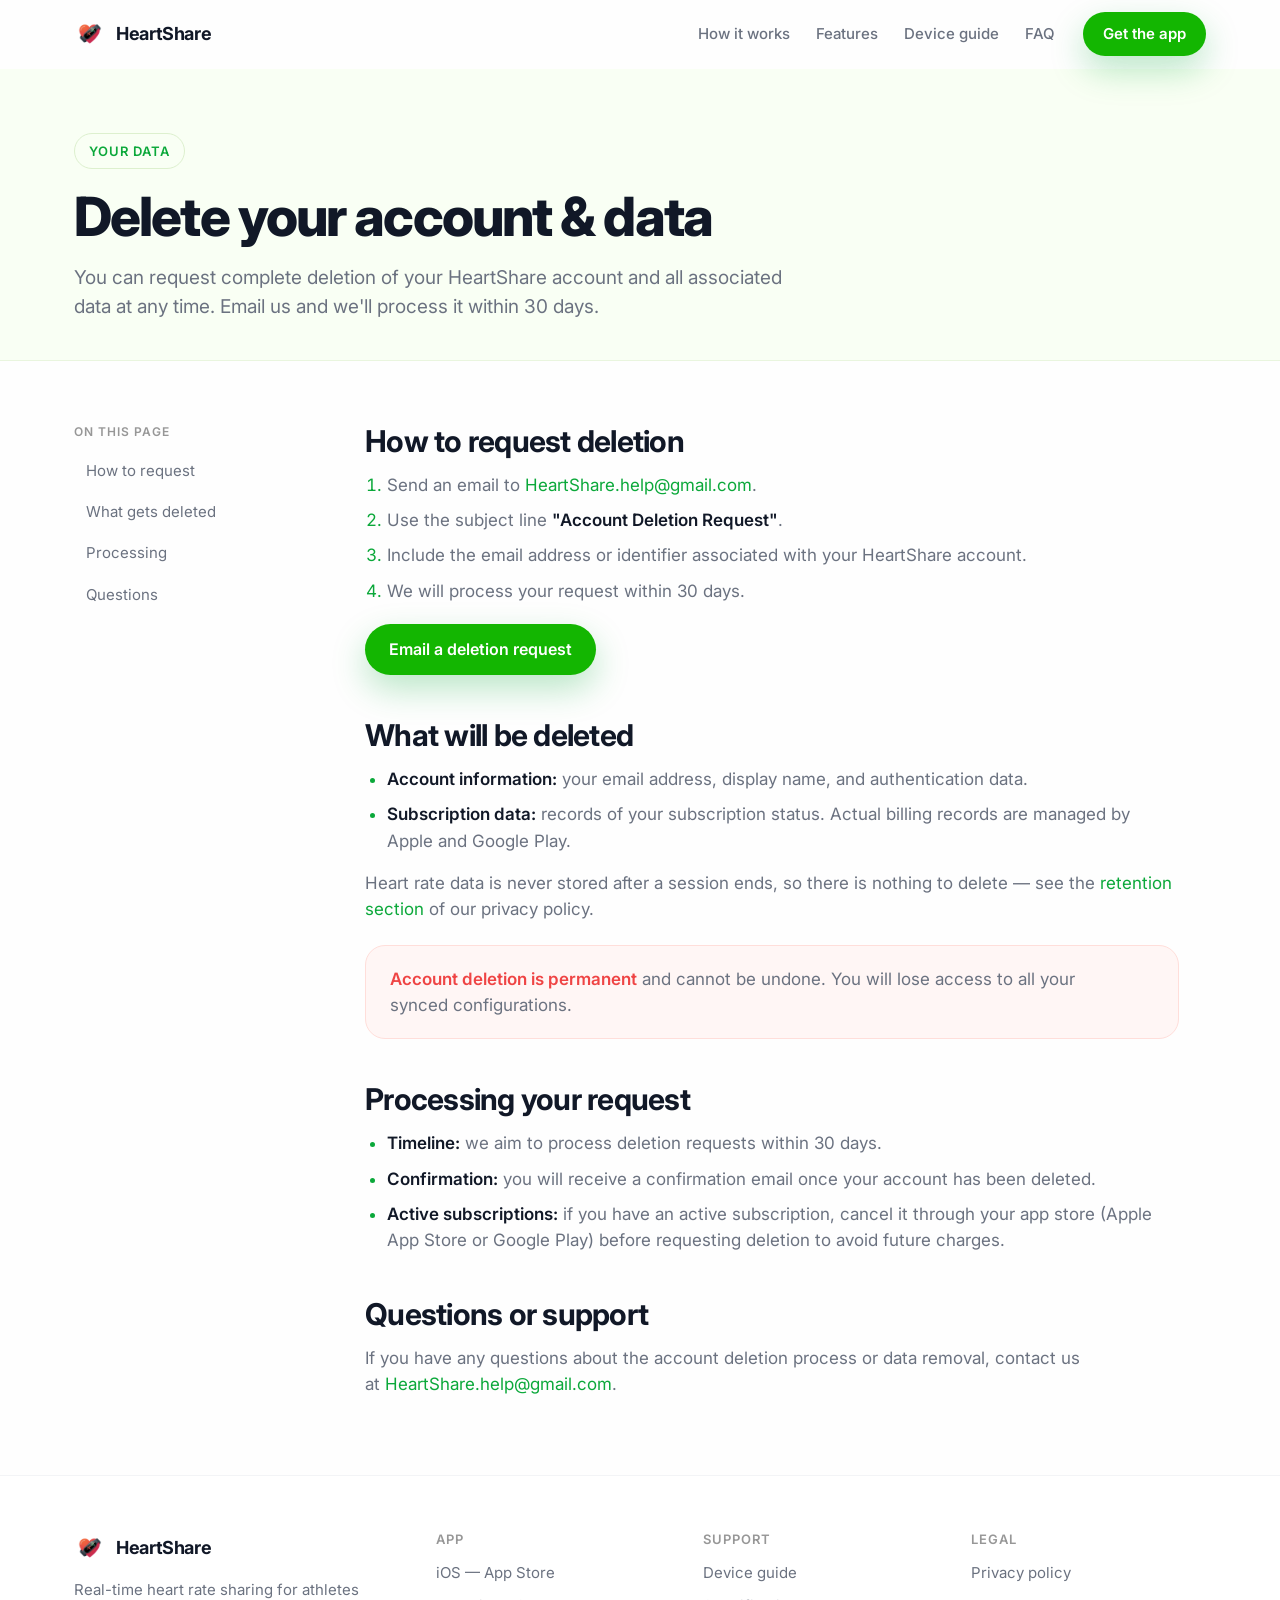
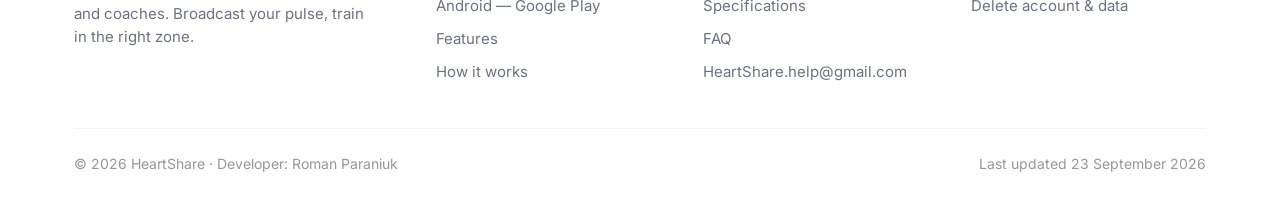
<file: delete-account.html>
<!DOCTYPE html>
<html lang="en">
<head>
<meta charset="utf-8">
<meta name="viewport" content="width=device-width, initial-scale=1">
<title>Delete Your Account &amp; Data | HeartShare</title>
<meta name="description" content="How to permanently delete your HeartShare account and data: email HeartShare.help@gmail.com with the subject 'Account Deletion Request'. Processed within 30 days.">
<link rel="canonical" href="https://heartshare-app.github.io/delete-account.html">
<meta name="robots" content="index,follow,max-snippet:-1">
<meta property="og:type" content="article">
<meta property="og:site_name" content="HeartShare">
<meta property="og:title" content="Delete Your Account &amp; Data — HeartShare">
<meta property="og:description" content="Request permanent deletion of your HeartShare account and associated data.">
<meta property="og:url" content="https://heartshare-app.github.io/delete-account.html">
<meta property="og:image" content="https://heartshare-app.github.io/img/og-image.jpg">
<meta property="og:image:width" content="1200">
<meta property="og:image:height" content="630">
<meta property="og:image:alt" content="HeartShare — your coach sees every beat, live">
<meta name="twitter:card" content="summary_large_image">
<meta name="twitter:image" content="https://heartshare-app.github.io/img/og-image.jpg">
<link rel="icon" href="img/app-icon.png" type="image/png">
<link rel="preconnect" href="https://fonts.googleapis.com">
<link rel="preconnect" href="https://fonts.gstatic.com" crossorigin>
<link href="https://fonts.googleapis.com/css2?family=Inter:wght@400;500;600;700;800&display=swap" rel="stylesheet">
<link rel="stylesheet" href="site.css">
</head>
<body>
<header id="site-header">
<div class="wrap nav">
<a class="brand" href="index.html"><img src="img/app-icon.png" alt="HeartShare app icon">HeartShare</a>
<nav class="nav-links" aria-label="Primary">
<a href="index.html#how">How it works</a>
<a href="index.html#features">Features</a>
<a href="connect-device.html">Device guide</a>
<a href="index.html#faq">FAQ</a>
</nav>
<a class="btn btn-primary" href="index.html#get">Get the app</a>
</div>
</header>

<main>
<div class="page-head">
<div class="wrap">
<span class="eyebrow">Your data</span>
<h1>Delete your account &amp; data</h1>
<p>You can request complete deletion of your HeartShare account and all associated data at any time. Email us and we'll process it within 30 days.</p>
</div>
</div>

<div class="wrap doc">
<aside class="toc">
<h4>On this page</h4>
<a href="#request">How to request</a>
<a href="#deleted">What gets deleted</a>
<a href="#processing">Processing</a>
<a href="#support">Questions</a>
</aside>

<div class="prose">
<h2 id="request">How to request deletion</h2>
<ol>
<li>Send an email to <a href="mailto:HeartShare.help@gmail.com?subject=Account%20Deletion%20Request">HeartShare.help@gmail.com</a>.</li>
<li>Use the subject line <strong>"Account Deletion Request"</strong>.</li>
<li>Include the email address or identifier associated with your HeartShare account.</li>
<li>We will process your request within 30 days.</li>
</ol>
<p style="margin-top:20px"><a class="btn btn-primary" href="mailto:HeartShare.help@gmail.com?subject=Account%20Deletion%20Request">Email a deletion request</a></p>

<h2 id="deleted">What will be deleted</h2>
<ul>
<li><strong>Account information:</strong> your email address, display name, and authentication data.</li>
<li><strong>Subscription data:</strong> records of your subscription status. Actual billing records are managed by Apple and Google Play.</li>
</ul>
<p>Heart rate data is never stored after a session ends, so there is nothing to delete — see the <a href="privacy.html#s5">retention section</a> of our privacy policy.</p>
<div class="callout warn"><strong>Account deletion is permanent</strong> and cannot be undone. You will lose access to all your synced configurations.</div>

<h2 id="processing">Processing your request</h2>
<ul>
<li><strong>Timeline:</strong> we aim to process deletion requests within 30 days.</li>
<li><strong>Confirmation:</strong> you will receive a confirmation email once your account has been deleted.</li>
<li><strong>Active subscriptions:</strong> if you have an active subscription, cancel it through your app store (Apple App Store or Google Play) before requesting deletion to avoid future charges.</li>
</ul>

<h2 id="support">Questions or support</h2>
<p>If you have any questions about the account deletion process or data removal, contact us at <a href="mailto:HeartShare.help@gmail.com">HeartShare.help@gmail.com</a>.</p>
</div>
</div>
</main>

<footer>
<div class="wrap">
<div class="foot-grid">
<div>
<a class="brand" href="index.html"><img src="img/app-icon.png" alt="">HeartShare</a>
<p style="color:var(--ink-2);margin-top:14px;max-width:34ch">Real-time heart rate sharing for athletes and coaches. Broadcast your pulse, train in the right zone.</p>
</div>
<div><h4>App</h4><div class="foot-links"><a href="https://apps.apple.com/app/id6759251996">iOS — App Store</a><a href="https://play.google.com/store/apps/details?id=com.rkh.heartshare">Android — Google Play</a><a href="index.html#features">Features</a><a href="index.html#how">How it works</a></div></div>
<div><h4>Support</h4><div class="foot-links"><a href="connect-device.html">Device guide</a><a href="specs.html">Specifications</a><a href="index.html#faq">FAQ</a><a href="mailto:HeartShare.help@gmail.com">HeartShare.help@gmail.com</a></div></div>
<div><h4>Legal</h4><div class="foot-links"><a href="privacy.html">Privacy policy</a><a href="delete-account.html">Delete account &amp; data</a></div></div>
</div>
<div class="foot-bottom">
<span>© 2026 HeartShare · Developer: Roman Paraniuk</span>
<span>Last updated <time datetime="2026-09-23">23 September 2026</time></span>
</div>
</div>
</footer>
<script type="application/ld+json">
{"@context":"https://schema.org","@graph":[
{"@type":"WebSite","@id":"https://heartshare-app.github.io/#website","url":"https://heartshare-app.github.io/","name":"HeartShare","description":"Real-time heart rate sharing app for athletes and coaches.","publisher":{"@id":"https://heartshare-app.github.io/#org"},"inLanguage":"en"},
{"@type":"Organization","@id":"https://heartshare-app.github.io/#org","name":"HeartShare","url":"https://heartshare-app.github.io/","logo":{"@type":"ImageObject","@id":"https://heartshare-app.github.io/#logo","url":"https://heartshare-app.github.io/img/app-icon.png","width":1280,"height":1280},"email":"HeartShare.help@gmail.com","founder":{"@type":"Person","@id":"https://heartshare-app.github.io/#roman","name":"Roman Paraniuk"},"sameAs":["https://apps.apple.com/app/id6759251996","https://play.google.com/store/apps/details?id=com.rkh.heartshare"],"contactPoint":{"@type":"ContactPoint","contactType":"customer support","email":"HeartShare.help@gmail.com","availableLanguage":"English"}},
{"@type":"ImageObject","@id":"https://heartshare-app.github.io/#ogimage","url":"https://heartshare-app.github.io/img/og-image.jpg","width":1200,"height":630,"caption":"HeartShare — your coach sees every beat, live"},
{"@type":"WebPage","@id":"https://heartshare-app.github.io/delete-account.html#webpage","url":"https://heartshare-app.github.io/delete-account.html","name":"Delete Your Account & Data | HeartShare","description":"How to permanently delete your HeartShare account and data: email HeartShare.help@gmail.com with the subject 'Account Deletion Request'. Processed within 30 days.","isPartOf":{"@id":"https://heartshare-app.github.io/#website"},"inLanguage":"en","datePublished":"2026-03-25","dateModified":"2026-09-23","primaryImageOfPage":{"@id":"https://heartshare-app.github.io/#ogimage"},"publisher":{"@id":"https://heartshare-app.github.io/#org"},"breadcrumb":{"@id":"https://heartshare-app.github.io/delete-account.html#breadcrumb"},"mainEntity":{"@id":"https://heartshare-app.github.io/delete-account.html#howto"}},
{"@type":"BreadcrumbList","@id":"https://heartshare-app.github.io/delete-account.html#breadcrumb","itemListElement":[{"@type":"ListItem","position":1,"name":"HeartShare","item":"https://heartshare-app.github.io/"},{"@type":"ListItem","position":2,"name":"Delete account & data","item":"https://heartshare-app.github.io/delete-account.html"}]},
{"@type":"HowTo","name":"How to delete your HeartShare account and data","totalTime":"P30D","step":[{"@type":"HowToStep","position":1,"text":"Send an email to HeartShare.help@gmail.com."},{"@type":"HowToStep","position":2,"text":"Use the subject line 'Account Deletion Request'."},{"@type":"HowToStep","position":3,"text":"Include the email address or identifier associated with your HeartShare account."},{"@type":"HowToStep","position":4,"text":"Your request is processed within 30 days and you receive a confirmation email."}],"@id":"https://heartshare-app.github.io/delete-account.html#howto","dateModified":"2026-09-23"}
]}
</script>
<script>
const h=document.getElementById('site-header');
addEventListener('scroll',()=>h.classList.toggle('stuck',scrollY>8),{passive:true});
</script>
</body>
</html>
</file>
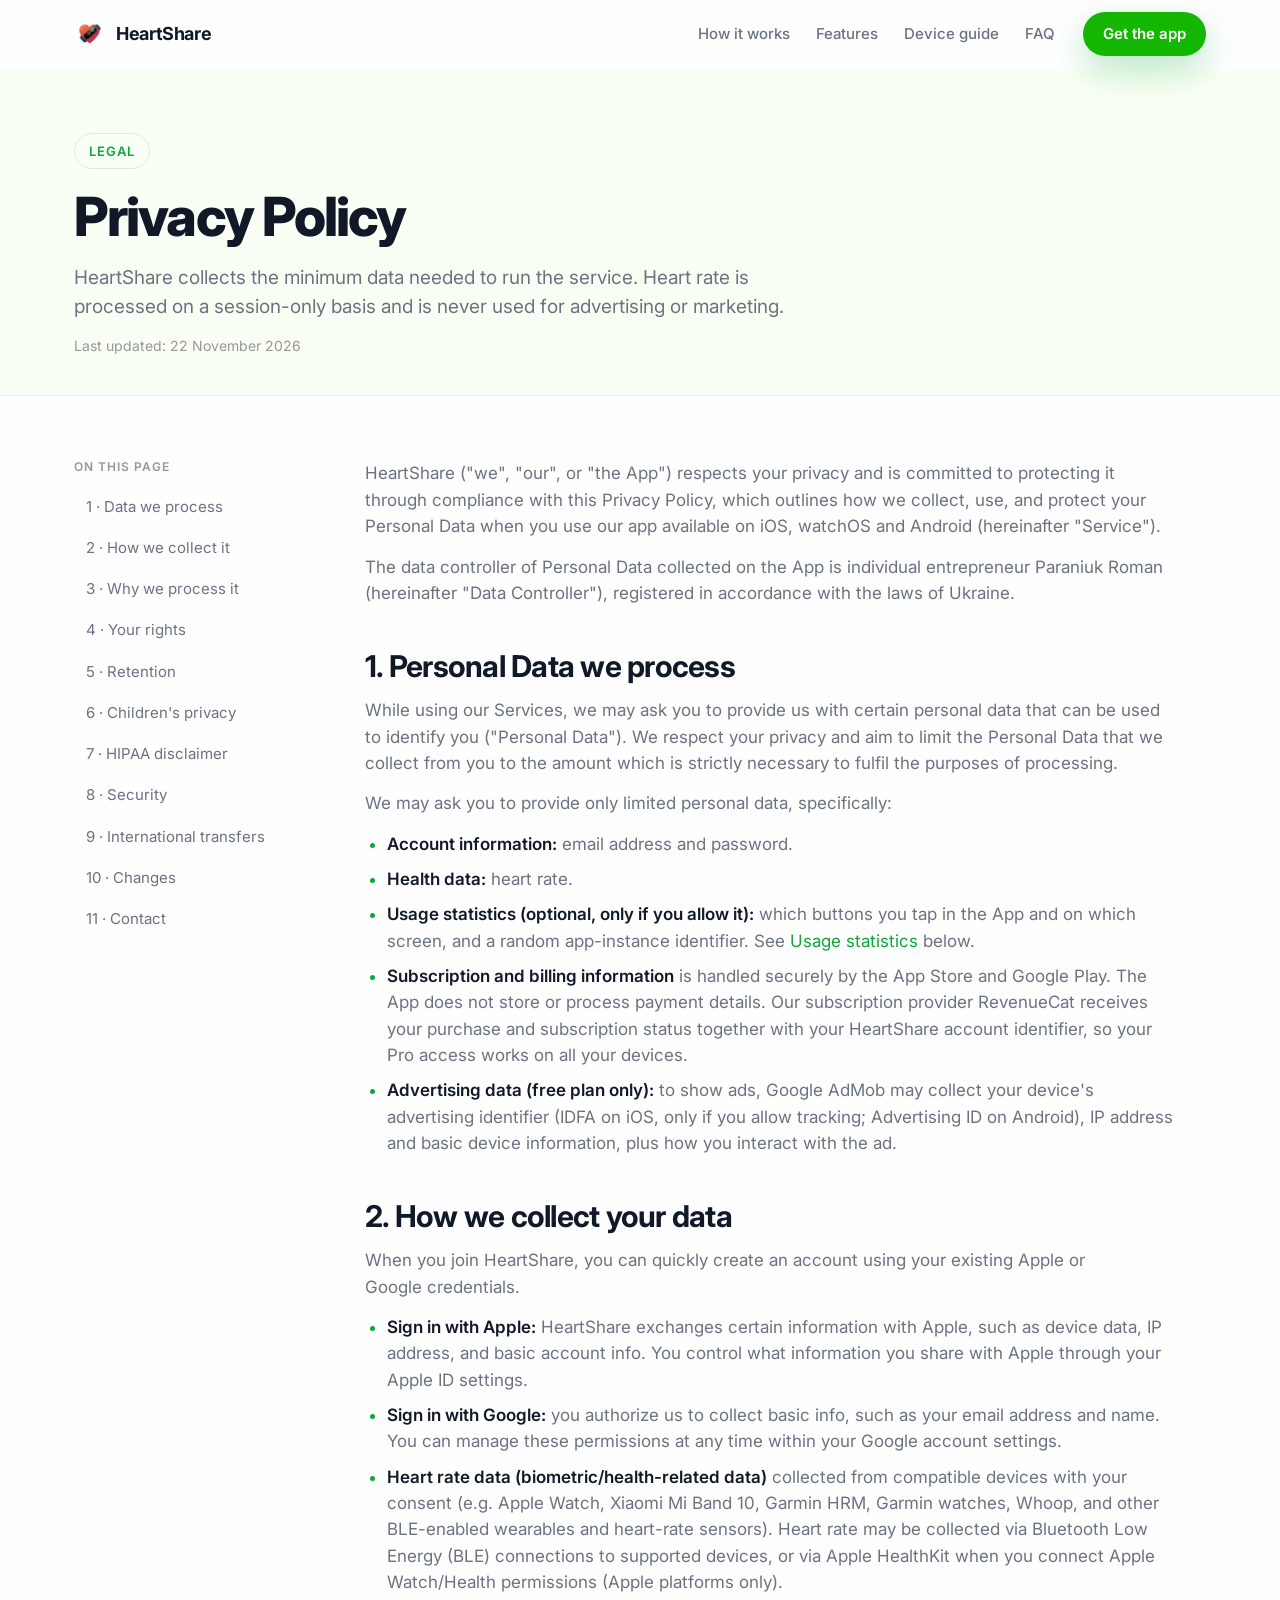
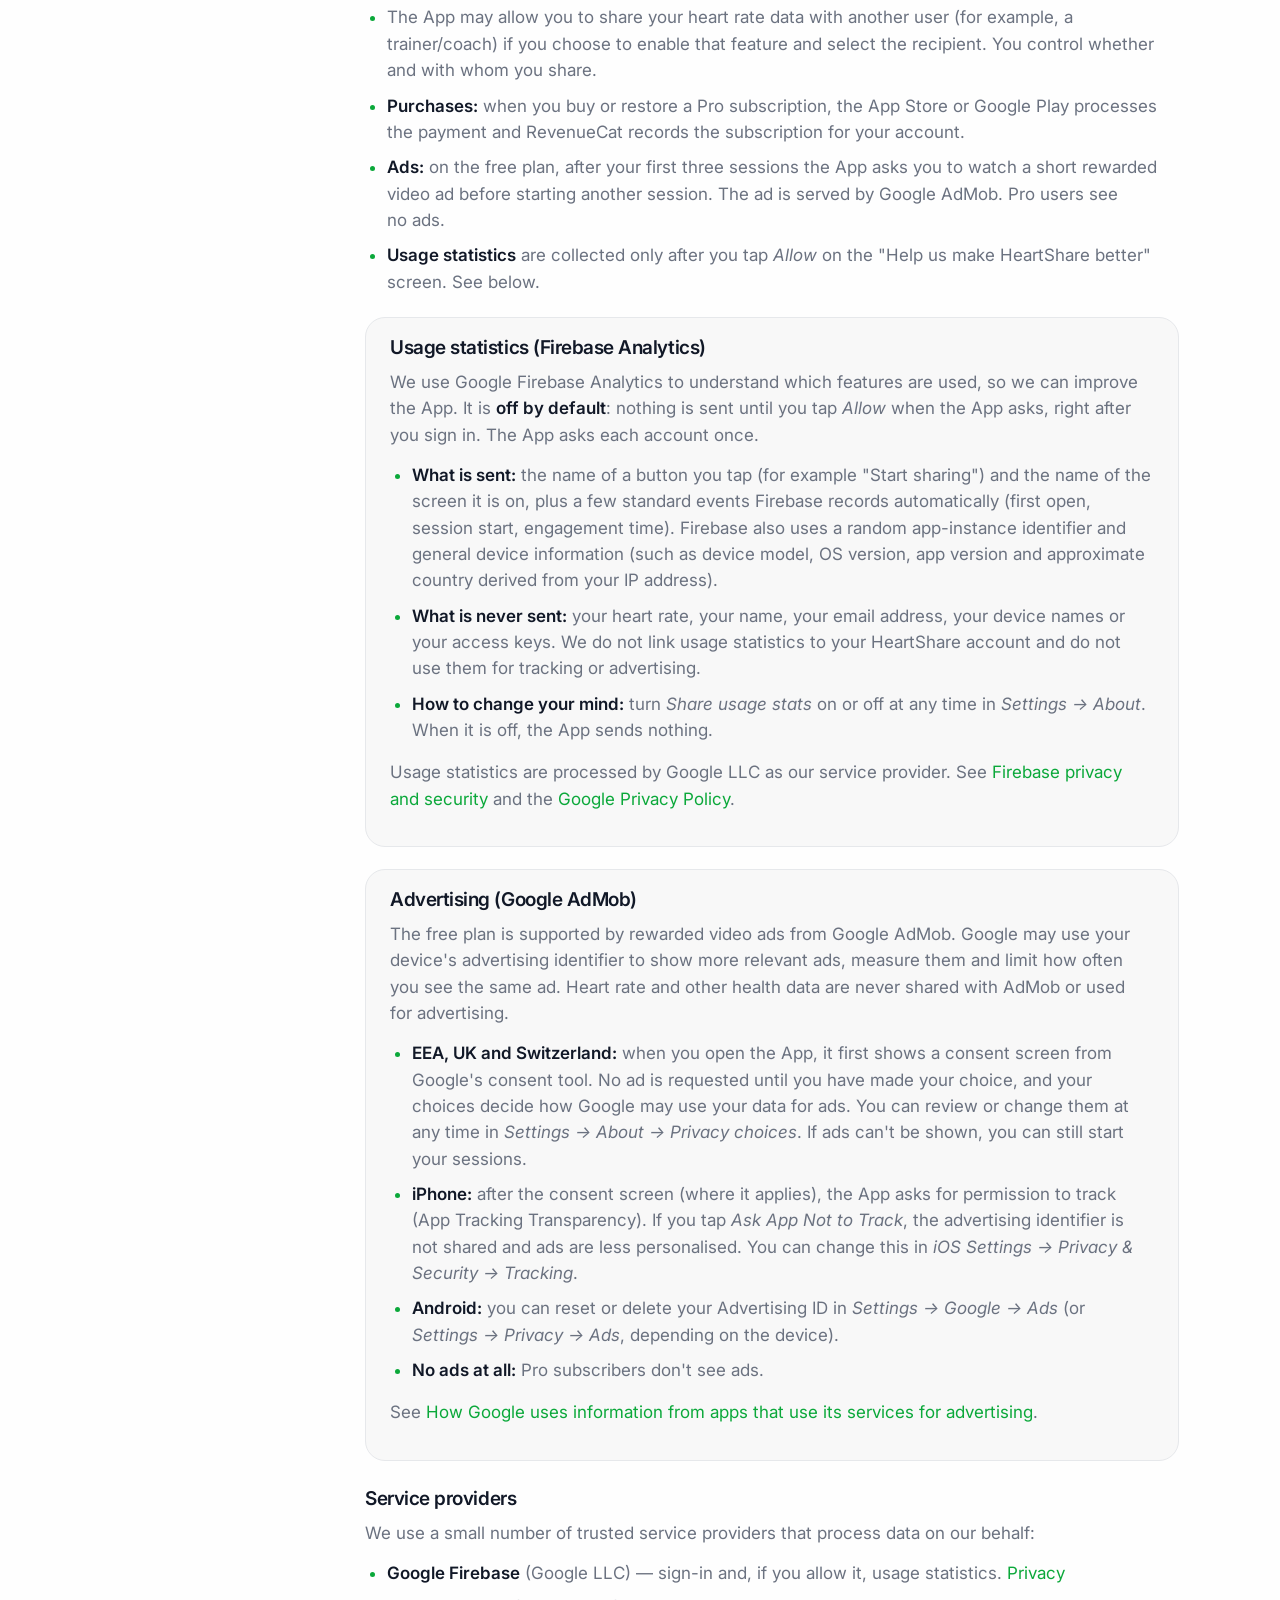
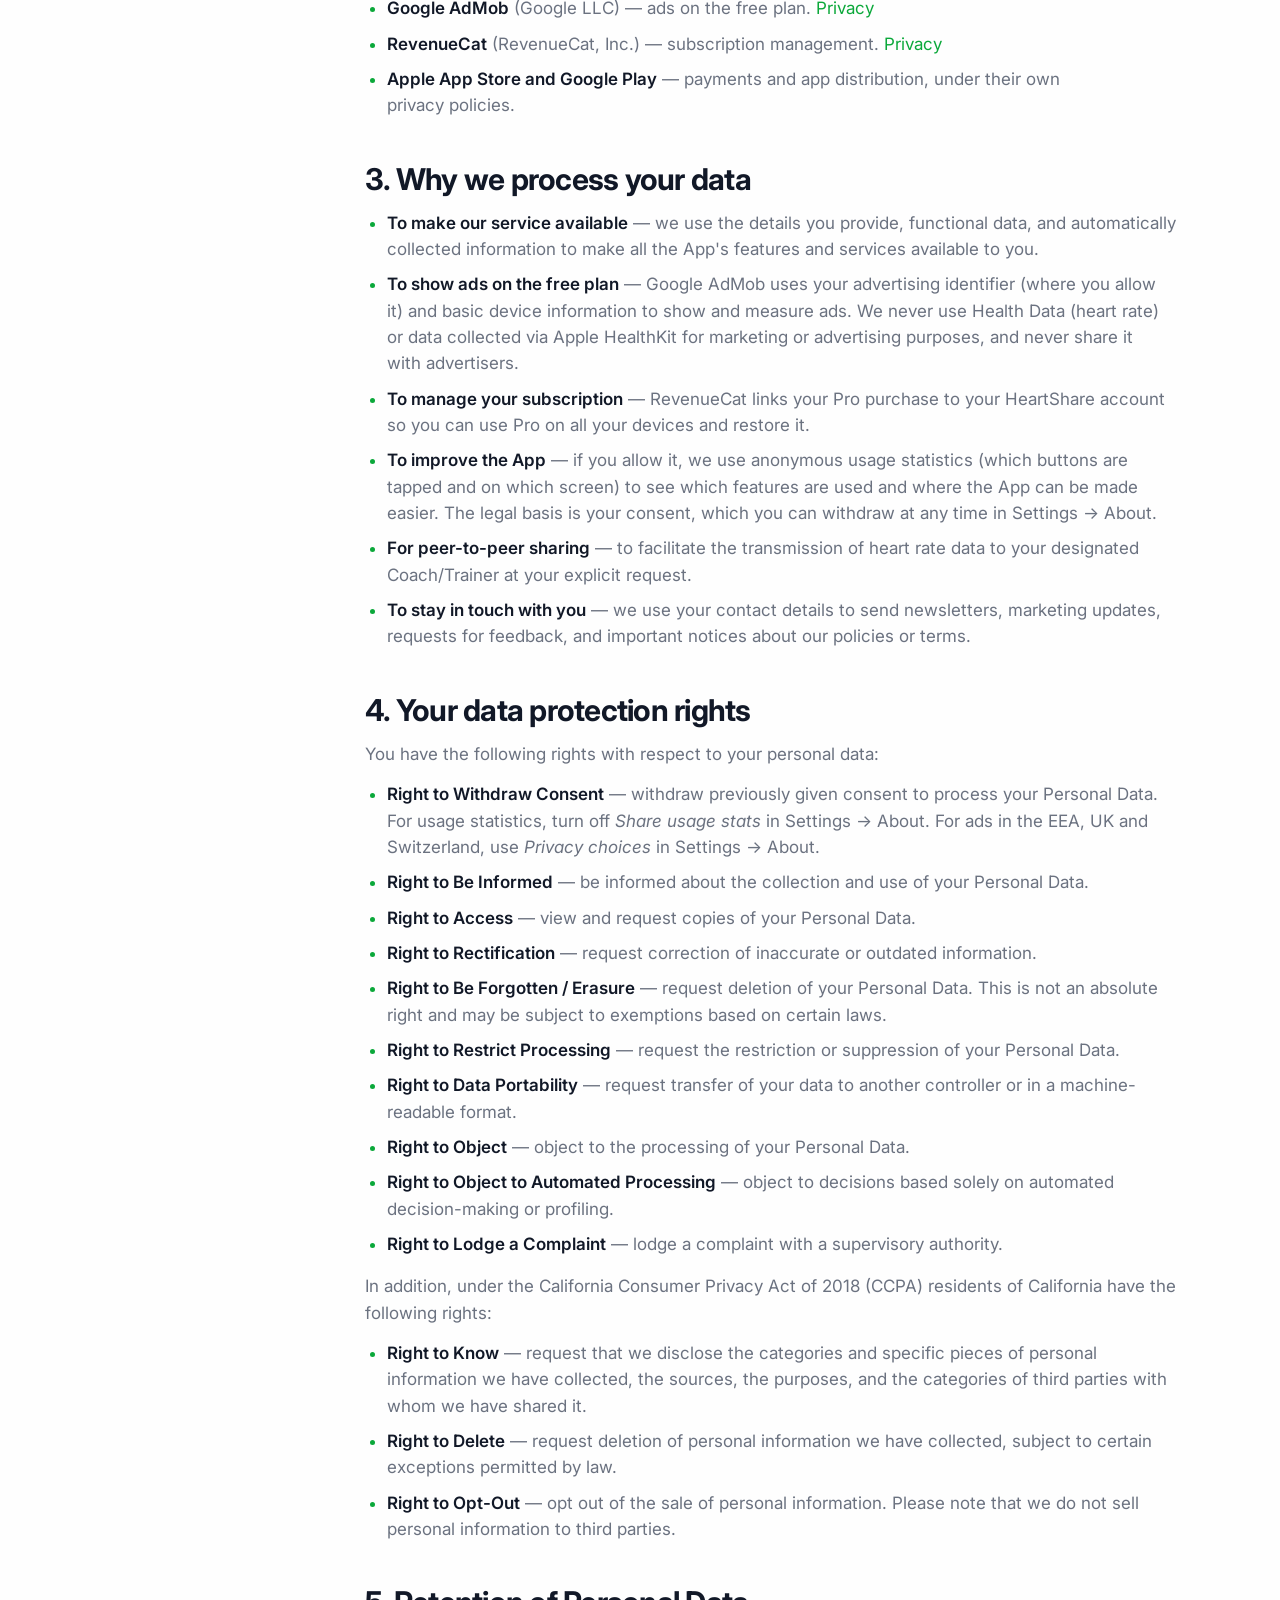
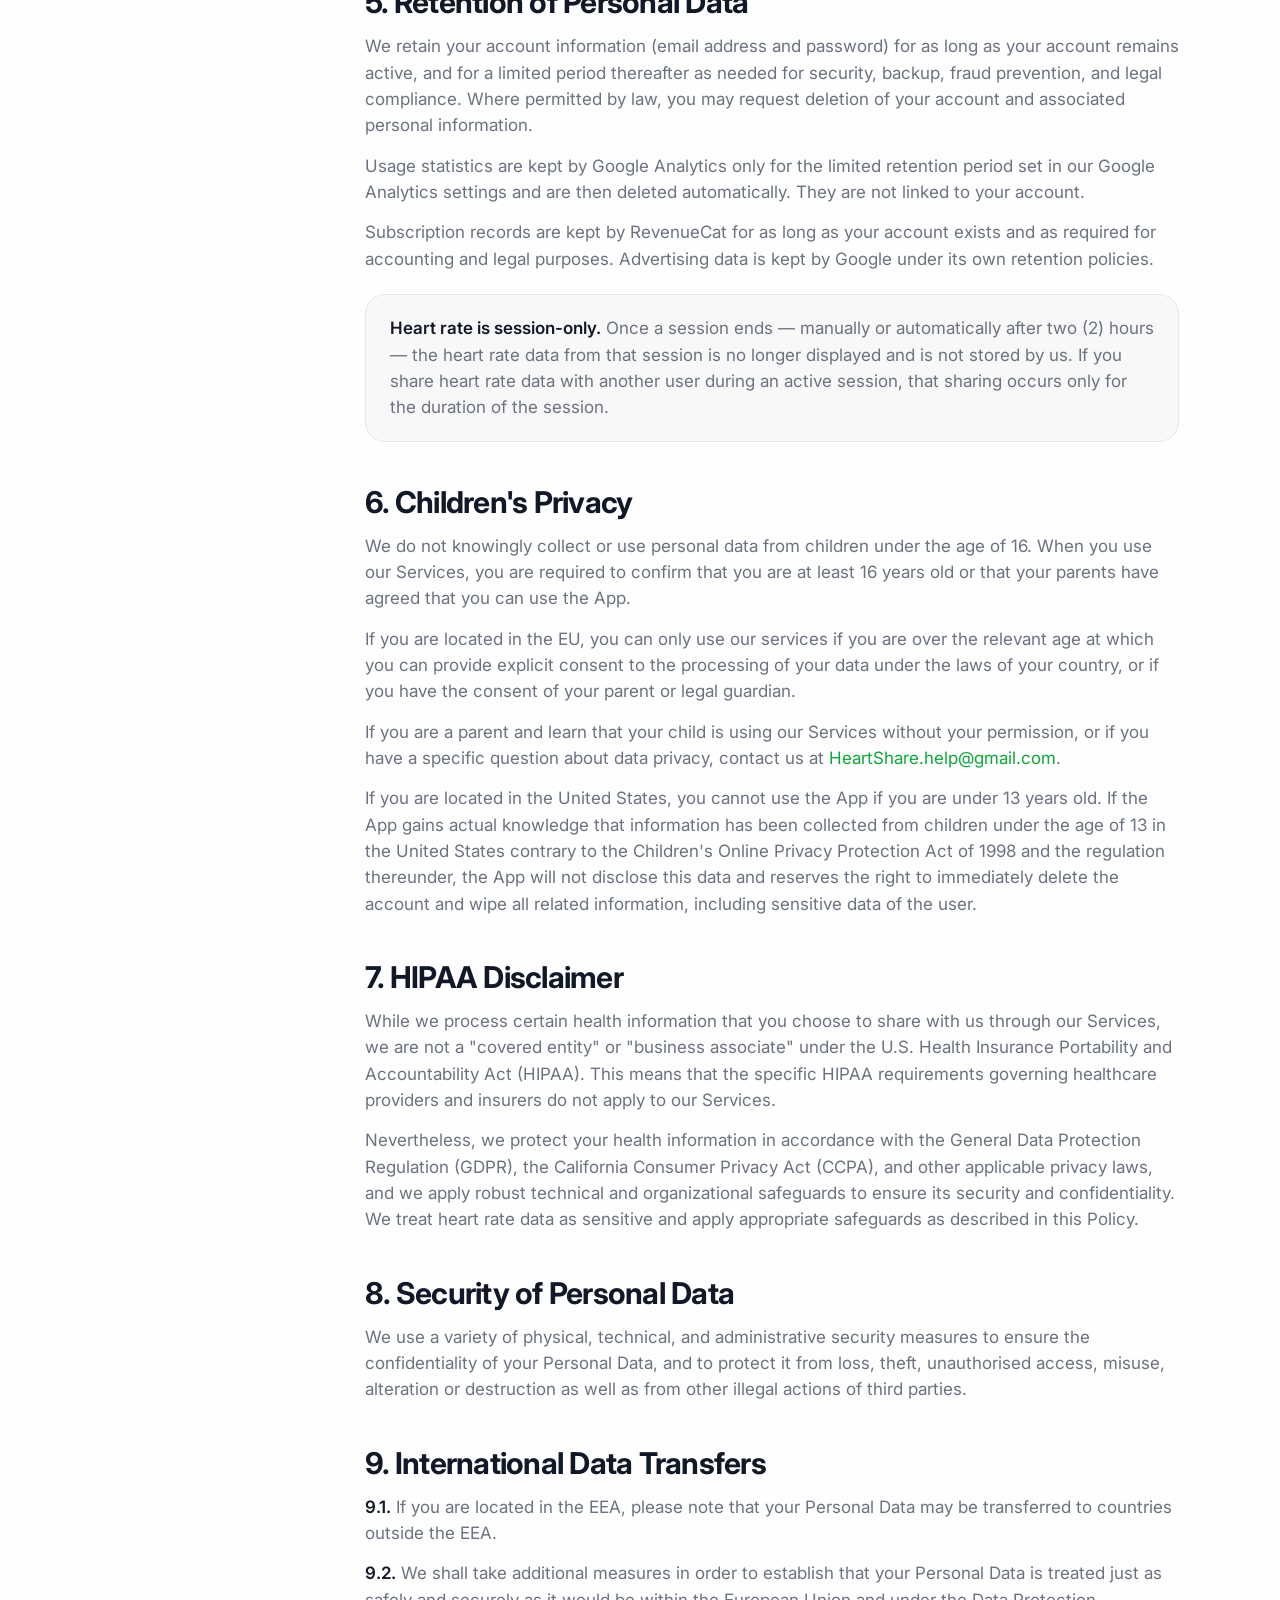
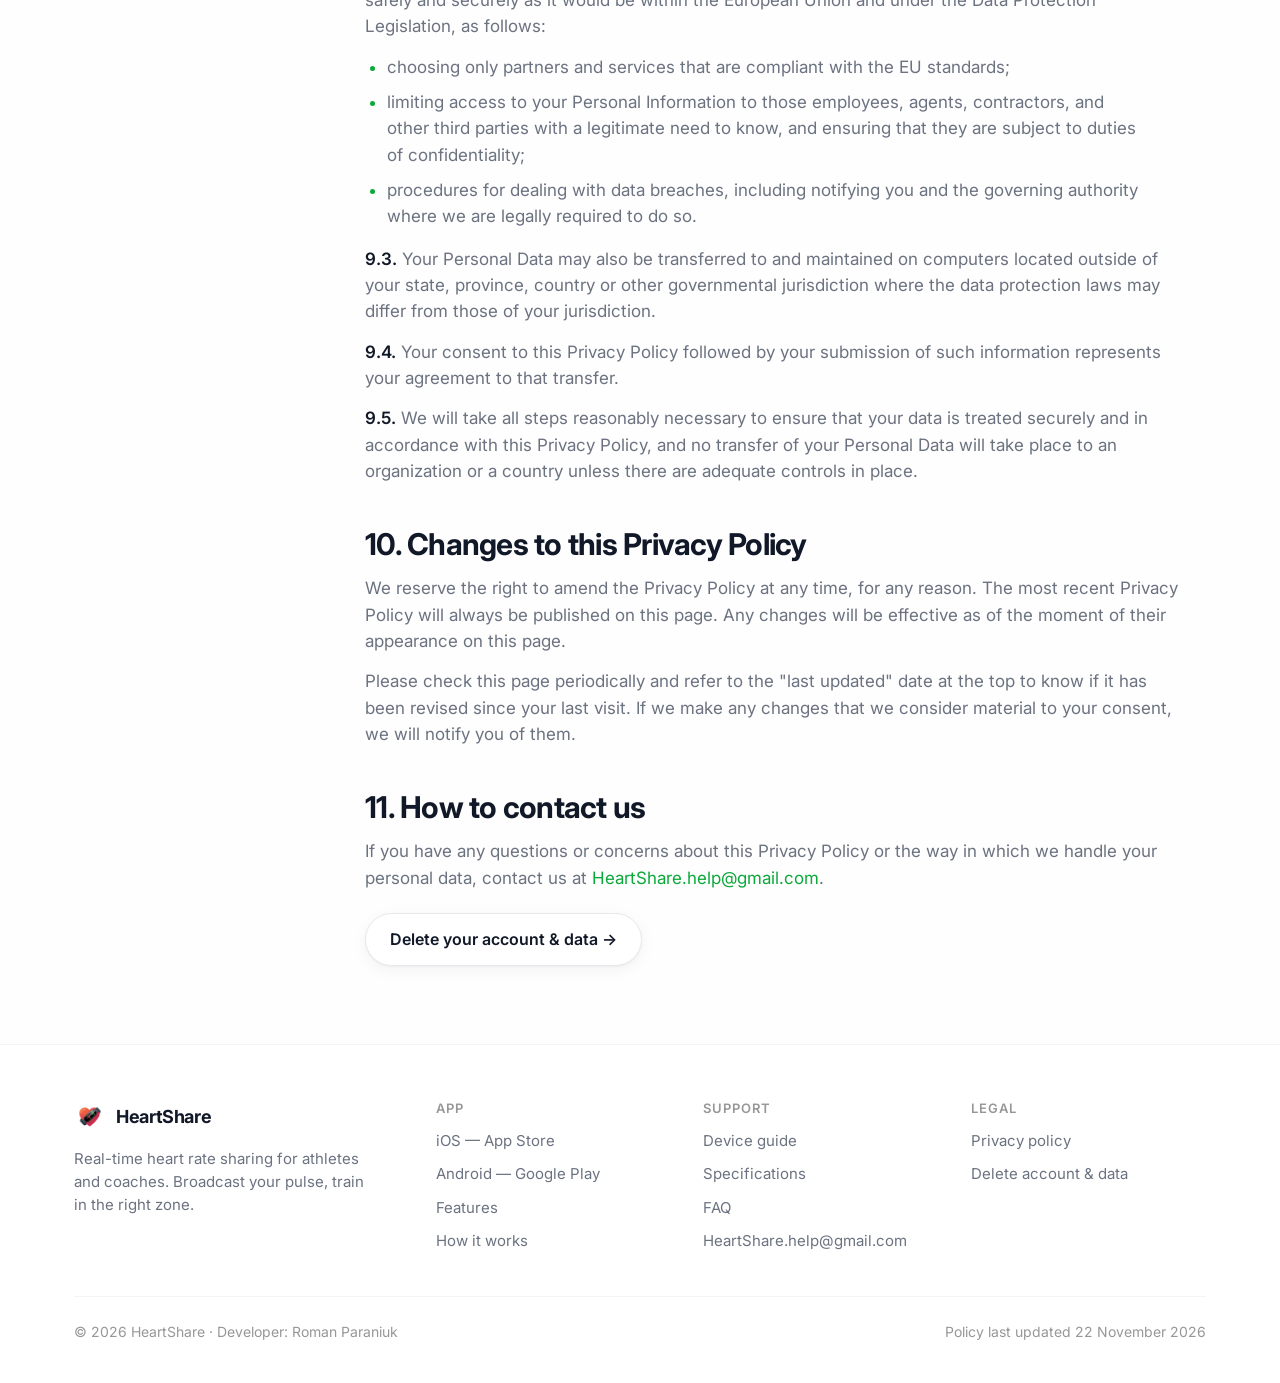
<file: privacy.html>
<!DOCTYPE html>
<html lang="en">
<head>
<meta charset="utf-8">
<meta name="viewport" content="width=device-width, initial-scale=1">
<title>Privacy Policy | HeartShare</title>
<meta name="description" content="How HeartShare collects, uses and protects your data: account information, heart rate processed session-only, optional anonymous usage statistics, your GDPR and CCPA rights, retention, security and contact.">
<link rel="canonical" href="https://heartshare-app.github.io/privacy.html">
<meta name="robots" content="index,follow,max-snippet:-1">
<meta property="og:type" content="article">
<meta property="og:site_name" content="HeartShare">
<meta property="og:title" content="Privacy Policy — HeartShare">
<meta property="og:description" content="Minimal data, heart rate processed session-only, never used for advertising.">
<meta property="og:url" content="https://heartshare-app.github.io/privacy.html">
<meta property="og:image" content="https://heartshare-app.github.io/img/og-image.jpg">
<meta property="og:image:width" content="1200">
<meta property="og:image:height" content="630">
<meta property="og:image:alt" content="HeartShare — your coach sees every beat, live">
<meta name="twitter:card" content="summary_large_image">
<meta name="twitter:image" content="https://heartshare-app.github.io/img/og-image.jpg">
<link rel="icon" href="img/app-icon.png" type="image/png">
<link rel="preconnect" href="https://fonts.googleapis.com">
<link rel="preconnect" href="https://fonts.gstatic.com" crossorigin>
<link href="https://fonts.googleapis.com/css2?family=Inter:wght@400;500;600;700;800&display=swap" rel="stylesheet">
<link rel="stylesheet" href="site.css">
</head>
<body>
<header id="site-header">
<div class="wrap nav">
<a class="brand" href="index.html"><img src="img/app-icon.png" alt="HeartShare app icon">HeartShare</a>
<nav class="nav-links" aria-label="Primary">
<a href="index.html#how">How it works</a>
<a href="index.html#features">Features</a>
<a href="connect-device.html">Device guide</a>
<a href="index.html#faq">FAQ</a>
</nav>
<a class="btn btn-primary" href="index.html#get">Get the app</a>
</div>
</header>

<main>
<div class="page-head">
<div class="wrap">
<span class="eyebrow">Legal</span>
<h1>Privacy Policy</h1>
<p>HeartShare collects the minimum data needed to run the service. Heart rate is processed on a session-only basis and is never used for advertising or marketing.</p>
<p class="updated">Last updated: 22 November 2026</p>
</div>
</div>

<div class="wrap doc">
<aside class="toc">
<h4>On this page</h4>
<a href="#s1">1 · Data we process</a>
<a href="#s2">2 · How we collect it</a>
<a href="#s3">3 · Why we process it</a>
<a href="#s4">4 · Your rights</a>
<a href="#s5">5 · Retention</a>
<a href="#s6">6 · Children's privacy</a>
<a href="#s7">7 · HIPAA disclaimer</a>
<a href="#s8">8 · Security</a>
<a href="#s9">9 · International transfers</a>
<a href="#s10">10 · Changes</a>
<a href="#s11">11 · Contact</a>
</aside>

<div class="prose">
<p>HeartShare ("we", "our", or "the App") respects your privacy and is committed to protecting it through compliance with this Privacy Policy, which outlines how we collect, use, and protect your Personal Data when you use our app available on iOS, watchOS and Android (hereinafter "Service").</p>
<p>The data controller of Personal Data collected on the App is individual entrepreneur Paraniuk Roman (hereinafter "Data Controller"), registered in accordance with the laws of Ukraine.</p>

<h2 id="s1">1. Personal Data we process</h2>
<p>While using our Services, we may ask you to provide us with certain personal data that can be used to identify you ("Personal Data"). We respect your privacy and aim to limit the Personal Data that we collect from you to the amount which is strictly necessary to fulfil the purposes of processing.</p>
<p>We may ask you to provide only limited personal data, specifically:</p>
<ul>
<li><strong>Account information:</strong> email address and password.</li>
<li><strong>Health data:</strong> heart rate.</li>
<li><strong>Usage statistics (optional, only if you allow it):</strong> which buttons you tap in the App and on which screen, and a random app-instance identifier. See <a href="#usage-stats">Usage statistics</a> below.</li>
<li><strong>Subscription and billing information</strong> is handled securely by the App Store and Google Play. The App does not store or process payment details. Our subscription provider RevenueCat receives your purchase and subscription status together with your HeartShare account identifier, so your Pro access works on all your devices.</li>
<li><strong>Advertising data (free plan only):</strong> to show ads, Google AdMob may collect your device's advertising identifier (IDFA on iOS, only if you allow tracking; Advertising ID on Android), IP address and basic device information, plus how you interact with the ad.</li>
</ul>

<h2 id="s2">2. How we collect your data</h2>
<p>When you join HeartShare, you can quickly create an account using your existing Apple or Google credentials.</p>
<ul>
<li><strong>Sign in with Apple:</strong> HeartShare exchanges certain information with Apple, such as device data, IP address, and basic account info. You control what information you share with Apple through your Apple ID settings.</li>
<li><strong>Sign in with Google:</strong> you authorize us to collect basic info, such as your email address and name. You can manage these permissions at any time within your Google account settings.</li>
<li><strong>Heart rate data (biometric/health-related data)</strong> collected from compatible devices with your consent (e.g. Apple Watch, Xiaomi Mi Band 10, Garmin HRM, Garmin watches, Whoop, and other BLE-enabled wearables and heart-rate sensors). Heart rate may be collected via Bluetooth Low Energy (BLE) connections to supported devices, or via Apple HealthKit when you connect Apple Watch/Health permissions (Apple platforms only).</li>
<li>The App may allow you to share your heart rate data with another user (for example, a trainer/coach) if you choose to enable that feature and select the recipient. You control whether and with whom you share.</li>
<li><strong>Purchases:</strong> when you buy or restore a Pro subscription, the App Store or Google Play processes the payment and RevenueCat records the subscription for your account.</li>
<li><strong>Ads:</strong> on the free plan, after your first three sessions the App asks you to watch a short rewarded video ad before starting another session. The ad is served by Google AdMob. Pro users see no ads.</li>
<li><strong>Usage statistics</strong> are collected only after you tap <em>Allow</em> on the "Help us make HeartShare better" screen. See below.</li>
</ul>

<div class="callout" id="usage-stats">
<h3>Usage statistics (Firebase Analytics)</h3>
<p>We use Google Firebase Analytics to understand which features are used, so we can improve the App. It is <strong>off by default</strong>: nothing is sent until you tap <em>Allow</em> when the App asks, right after you sign in. The App asks each account once.</p>
<ul>
<li><strong>What is sent:</strong> the name of a button you tap (for example "Start sharing") and the name of the screen it is on, plus a few standard events Firebase records automatically (first open, session start, engagement time). Firebase also uses a random app-instance identifier and general device information (such as device model, OS version, app version and approximate country derived from your IP address).</li>
<li><strong>What is never sent:</strong> your heart rate, your name, your email address, your device names or your access keys. We do not link usage statistics to your HeartShare account and do not use them for tracking or advertising.</li>
<li><strong>How to change your mind:</strong> turn <em>Share usage stats</em> on or off at any time in <em>Settings → About</em>. When it is off, the App sends nothing.</li>
</ul>
<p>Usage statistics are processed by Google LLC as our service provider. See <a href="https://firebase.google.com/support/privacy">Firebase privacy and security</a> and the <a href="https://policies.google.com/privacy">Google Privacy Policy</a>.</p>
</div>

<div class="callout" id="ads">
<h3>Advertising (Google AdMob)</h3>
<p>The free plan is supported by rewarded video ads from Google AdMob. Google may use your device's advertising identifier to show more relevant ads, measure them and limit how often you see the same ad. Heart rate and other health data are never shared with AdMob or used for advertising.</p>
<ul>
<li><strong>EEA, UK and Switzerland:</strong> when you open the App, it first shows a consent screen from Google's consent tool. No ad is requested until you have made your choice, and your choices decide how Google may use your data for ads. You can review or change them at any time in <em>Settings → About → Privacy choices</em>. If ads can't be shown, you can still start your sessions.</li>
<li><strong>iPhone:</strong> after the consent screen (where it applies), the App asks for permission to track (App Tracking Transparency). If you tap <em>Ask App Not to Track</em>, the advertising identifier is not shared and ads are less personalised. You can change this in <em>iOS Settings → Privacy &amp; Security → Tracking</em>.</li>
<li><strong>Android:</strong> you can reset or delete your Advertising ID in <em>Settings → Google → Ads</em> (or <em>Settings → Privacy → Ads</em>, depending on the device).</li>
<li><strong>No ads at all:</strong> Pro subscribers don't see ads.</li>
</ul>
<p>See <a href="https://policies.google.com/technologies/ads">How Google uses information from apps that use its services for advertising</a>.</p>
</div>

<h3>Service providers</h3>
<p>We use a small number of trusted service providers that process data on our behalf:</p>
<ul>
<li><strong>Google Firebase</strong> (Google LLC) — sign-in and, if you allow it, usage statistics. <a href="https://firebase.google.com/support/privacy">Privacy</a></li>
<li><strong>Google AdMob</strong> (Google LLC) — ads on the free plan. <a href="https://policies.google.com/privacy">Privacy</a></li>
<li><strong>RevenueCat</strong> (RevenueCat, Inc.) — subscription management. <a href="https://www.revenuecat.com/privacy">Privacy</a></li>
<li><strong>Apple App Store and Google Play</strong> — payments and app distribution, under their own privacy policies.</li>
</ul>

<h2 id="s3">3. Why we process your data</h2>
<ul>
<li><strong>To make our service available</strong> — we use the details you provide, functional data, and automatically collected information to make all the App's features and services available to you.</li>
<li><strong>To show ads on the free plan</strong> — Google AdMob uses your advertising identifier (where you allow it) and basic device information to show and measure ads. We never use Health Data (heart rate) or data collected via Apple HealthKit for marketing or advertising purposes, and never share it with advertisers.</li>
<li><strong>To manage your subscription</strong> — RevenueCat links your Pro purchase to your HeartShare account so you can use Pro on all your devices and restore it.</li>
<li><strong>To improve the App</strong> — if you allow it, we use anonymous usage statistics (which buttons are tapped and on which screen) to see which features are used and where the App can be made easier. The legal basis is your consent, which you can withdraw at any time in Settings → About.</li>
<li><strong>For peer-to-peer sharing</strong> — to facilitate the transmission of heart rate data to your designated Coach/Trainer at your explicit request.</li>
<li><strong>To stay in touch with you</strong> — we use your contact details to send newsletters, marketing updates, requests for feedback, and important notices about our policies or terms.</li>
</ul>

<h2 id="s4">4. Your data protection rights</h2>
<p>You have the following rights with respect to your personal data:</p>
<ul>
<li><strong>Right to Withdraw Consent</strong> — withdraw previously given consent to process your Personal Data. For usage statistics, turn off <em>Share usage stats</em> in Settings → About. For ads in the EEA, UK and Switzerland, use <em>Privacy choices</em> in Settings → About.</li>
<li><strong>Right to Be Informed</strong> — be informed about the collection and use of your Personal Data.</li>
<li><strong>Right to Access</strong> — view and request copies of your Personal Data.</li>
<li><strong>Right to Rectification</strong> — request correction of inaccurate or outdated information.</li>
<li><strong>Right to Be Forgotten / Erasure</strong> — request deletion of your Personal Data. This is not an absolute right and may be subject to exemptions based on certain laws.</li>
<li><strong>Right to Restrict Processing</strong> — request the restriction or suppression of your Personal Data.</li>
<li><strong>Right to Data Portability</strong> — request transfer of your data to another controller or in a machine-readable format.</li>
<li><strong>Right to Object</strong> — object to the processing of your Personal Data.</li>
<li><strong>Right to Object to Automated Processing</strong> — object to decisions based solely on automated decision-making or profiling.</li>
<li><strong>Right to Lodge a Complaint</strong> — lodge a complaint with a supervisory authority.</li>
</ul>
<p>In addition, under the California Consumer Privacy Act of 2018 (CCPA) residents of California have the following rights:</p>
<ul>
<li><strong>Right to Know</strong> — request that we disclose the categories and specific pieces of personal information we have collected, the sources, the purposes, and the categories of third parties with whom we have shared it.</li>
<li><strong>Right to Delete</strong> — request deletion of personal information we have collected, subject to certain exceptions permitted by law.</li>
<li><strong>Right to Opt-Out</strong> — opt out of the sale of personal information. Please note that we do not sell personal information to third parties.</li>
</ul>

<h2 id="s5">5. Retention of Personal Data</h2>
<p>We retain your account information (email address and password) for as long as your account remains active, and for a limited period thereafter as needed for security, backup, fraud prevention, and legal compliance. Where permitted by law, you may request deletion of your account and associated personal information.</p>
<p>Usage statistics are kept by Google Analytics only for the limited retention period set in our Google Analytics settings and are then deleted automatically. They are not linked to your account.</p>
<p>Subscription records are kept by RevenueCat for as long as your account exists and as required for accounting and legal purposes. Advertising data is kept by Google under its own retention policies.</p>
<div class="callout"><strong>Heart rate is session-only.</strong> Once a session ends — manually or automatically after two (2) hours — the heart rate data from that session is no longer displayed and is not stored by us. If you share heart rate data with another user during an active session, that sharing occurs only for the duration of the session.</div>

<h2 id="s6">6. Children's Privacy</h2>
<p>We do not knowingly collect or use personal data from children under the age of 16. When you use our Services, you are required to confirm that you are at least 16 years old or that your parents have agreed that you can use the App.</p>
<p>If you are located in the EU, you can only use our services if you are over the relevant age at which you can provide explicit consent to the processing of your data under the laws of your country, or if you have the consent of your parent or legal guardian.</p>
<p>If you are a parent and learn that your child is using our Services without your permission, or if you have a specific question about data privacy, contact us at <a href="mailto:HeartShare.help@gmail.com">HeartShare.help@gmail.com</a>.</p>
<p>If you are located in the United States, you cannot use the App if you are under 13 years old. If the App gains actual knowledge that information has been collected from children under the age of 13 in the United States contrary to the Children's Online Privacy Protection Act of 1998 and the regulation thereunder, the App will not disclose this data and reserves the right to immediately delete the account and wipe all related information, including sensitive data of the user.</p>

<h2 id="s7">7. HIPAA Disclaimer</h2>
<p>While we process certain health information that you choose to share with us through our Services, we are not a "covered entity" or "business associate" under the U.S. Health Insurance Portability and Accountability Act (HIPAA). This means that the specific HIPAA requirements governing healthcare providers and insurers do not apply to our Services.</p>
<p>Nevertheless, we protect your health information in accordance with the General Data Protection Regulation (GDPR), the California Consumer Privacy Act (CCPA), and other applicable privacy laws, and we apply robust technical and organizational safeguards to ensure its security and confidentiality. We treat heart rate data as sensitive and apply appropriate safeguards as described in this Policy.</p>

<h2 id="s8">8. Security of Personal Data</h2>
<p>We use a variety of physical, technical, and administrative security measures to ensure the confidentiality of your Personal Data, and to protect it from loss, theft, unauthorised access, misuse, alteration or destruction as well as from other illegal actions of third parties.</p>

<h2 id="s9">9. International Data Transfers</h2>
<p><strong>9.1.</strong> If you are located in the EEA, please note that your Personal Data may be transferred to countries outside the EEA.</p>
<p><strong>9.2.</strong> We shall take additional measures in order to establish that your Personal Data is treated just as safely and securely as it would be within the European Union and under the Data Protection Legislation, as follows:</p>
<ul>
<li>choosing only partners and services that are compliant with the EU standards;</li>
<li>limiting access to your Personal Information to those employees, agents, contractors, and other third parties with a legitimate need to know, and ensuring that they are subject to duties of confidentiality;</li>
<li>procedures for dealing with data breaches, including notifying you and the governing authority where we are legally required to do so.</li>
</ul>
<p><strong>9.3.</strong> Your Personal Data may also be transferred to and maintained on computers located outside of your state, province, country or other governmental jurisdiction where the data protection laws may differ from those of your jurisdiction.</p>
<p><strong>9.4.</strong> Your consent to this Privacy Policy followed by your submission of such information represents your agreement to that transfer.</p>
<p><strong>9.5.</strong> We will take all steps reasonably necessary to ensure that your data is treated securely and in accordance with this Privacy Policy, and no transfer of your Personal Data will take place to an organization or a country unless there are adequate controls in place.</p>

<h2 id="s10">10. Changes to this Privacy Policy</h2>
<p>We reserve the right to amend the Privacy Policy at any time, for any reason. The most recent Privacy Policy will always be published on this page. Any changes will be effective as of the moment of their appearance on this page.</p>
<p>Please check this page periodically and refer to the "last updated" date at the top to know if it has been revised since your last visit. If we make any changes that we consider material to your consent, we will notify you of them.</p>

<h2 id="s11">11. How to contact us</h2>
<p>If you have any questions or concerns about this Privacy Policy or the way in which we handle your personal data, contact us at <a href="mailto:HeartShare.help@gmail.com">HeartShare.help@gmail.com</a>.</p>
<p style="margin-top:22px"><a class="btn btn-ghost" href="delete-account.html">Delete your account &amp; data →</a></p>
</div>
</div>
</main>

<footer>
<div class="wrap">
<div class="foot-grid">
<div>
<a class="brand" href="index.html"><img src="img/app-icon.png" alt="">HeartShare</a>
<p style="color:var(--ink-2);margin-top:14px;max-width:34ch">Real-time heart rate sharing for athletes and coaches. Broadcast your pulse, train in the right zone.</p>
</div>
<div><h4>App</h4><div class="foot-links"><a href="https://apps.apple.com/app/id6759251996">iOS — App Store</a><a href="https://play.google.com/store/apps/details?id=com.rkh.heartshare">Android — Google Play</a><a href="index.html#features">Features</a><a href="index.html#how">How it works</a></div></div>
<div><h4>Support</h4><div class="foot-links"><a href="connect-device.html">Device guide</a><a href="specs.html">Specifications</a><a href="index.html#faq">FAQ</a><a href="mailto:HeartShare.help@gmail.com">HeartShare.help@gmail.com</a></div></div>
<div><h4>Legal</h4><div class="foot-links"><a href="privacy.html">Privacy policy</a><a href="delete-account.html">Delete account &amp; data</a></div></div>
</div>
<div class="foot-bottom">
<span>© 2026 HeartShare · Developer: Roman Paraniuk</span>
<span>Policy last updated <time datetime="2026-11-22">22 November 2026</time></span>
</div>
</div>
</footer>
<script type="application/ld+json">
{"@context":"https://schema.org","@graph":[
{"@type":"WebSite","@id":"https://heartshare-app.github.io/#website","url":"https://heartshare-app.github.io/","name":"HeartShare","description":"Real-time heart rate sharing app for athletes and coaches.","publisher":{"@id":"https://heartshare-app.github.io/#org"},"inLanguage":"en"},
{"@type":"Organization","@id":"https://heartshare-app.github.io/#org","name":"HeartShare","url":"https://heartshare-app.github.io/","logo":{"@type":"ImageObject","@id":"https://heartshare-app.github.io/#logo","url":"https://heartshare-app.github.io/img/app-icon.png","width":1280,"height":1280},"email":"HeartShare.help@gmail.com","founder":{"@type":"Person","@id":"https://heartshare-app.github.io/#roman","name":"Roman Paraniuk"},"sameAs":["https://apps.apple.com/app/id6759251996","https://play.google.com/store/apps/details?id=com.rkh.heartshare"],"contactPoint":{"@type":"ContactPoint","contactType":"customer support","email":"HeartShare.help@gmail.com","availableLanguage":"English"}},
{"@type":"ImageObject","@id":"https://heartshare-app.github.io/#ogimage","url":"https://heartshare-app.github.io/img/og-image.jpg","width":1200,"height":630,"caption":"HeartShare — your coach sees every beat, live"},
{"@type":"WebPage","@id":"https://heartshare-app.github.io/privacy.html#webpage","url":"https://heartshare-app.github.io/privacy.html","name":"Privacy Policy | HeartShare","description":"How HeartShare collects, uses and protects your data: account information, heart rate processed session-only, optional anonymous usage statistics, your GDPR and CCPA rights, retention, security and contact.","isPartOf":{"@id":"https://heartshare-app.github.io/#website"},"inLanguage":"en","datePublished":"2026-03-25","dateModified":"2026-11-22","primaryImageOfPage":{"@id":"https://heartshare-app.github.io/#ogimage"},"publisher":{"@id":"https://heartshare-app.github.io/#org"},"breadcrumb":{"@id":"https://heartshare-app.github.io/privacy.html#breadcrumb"},"about":{"@id":"https://heartshare-app.github.io/#org"}},
{"@type":"BreadcrumbList","@id":"https://heartshare-app.github.io/privacy.html#breadcrumb","itemListElement":[{"@type":"ListItem","position":1,"name":"HeartShare","item":"https://heartshare-app.github.io/"},{"@type":"ListItem","position":2,"name":"Privacy policy","item":"https://heartshare-app.github.io/privacy.html"}]}
]}
</script>
<script>
const h=document.getElementById('site-header');
addEventListener('scroll',()=>h.classList.toggle('stuck',scrollY>8),{passive:true});
</script>
</body>
</html>
</file>
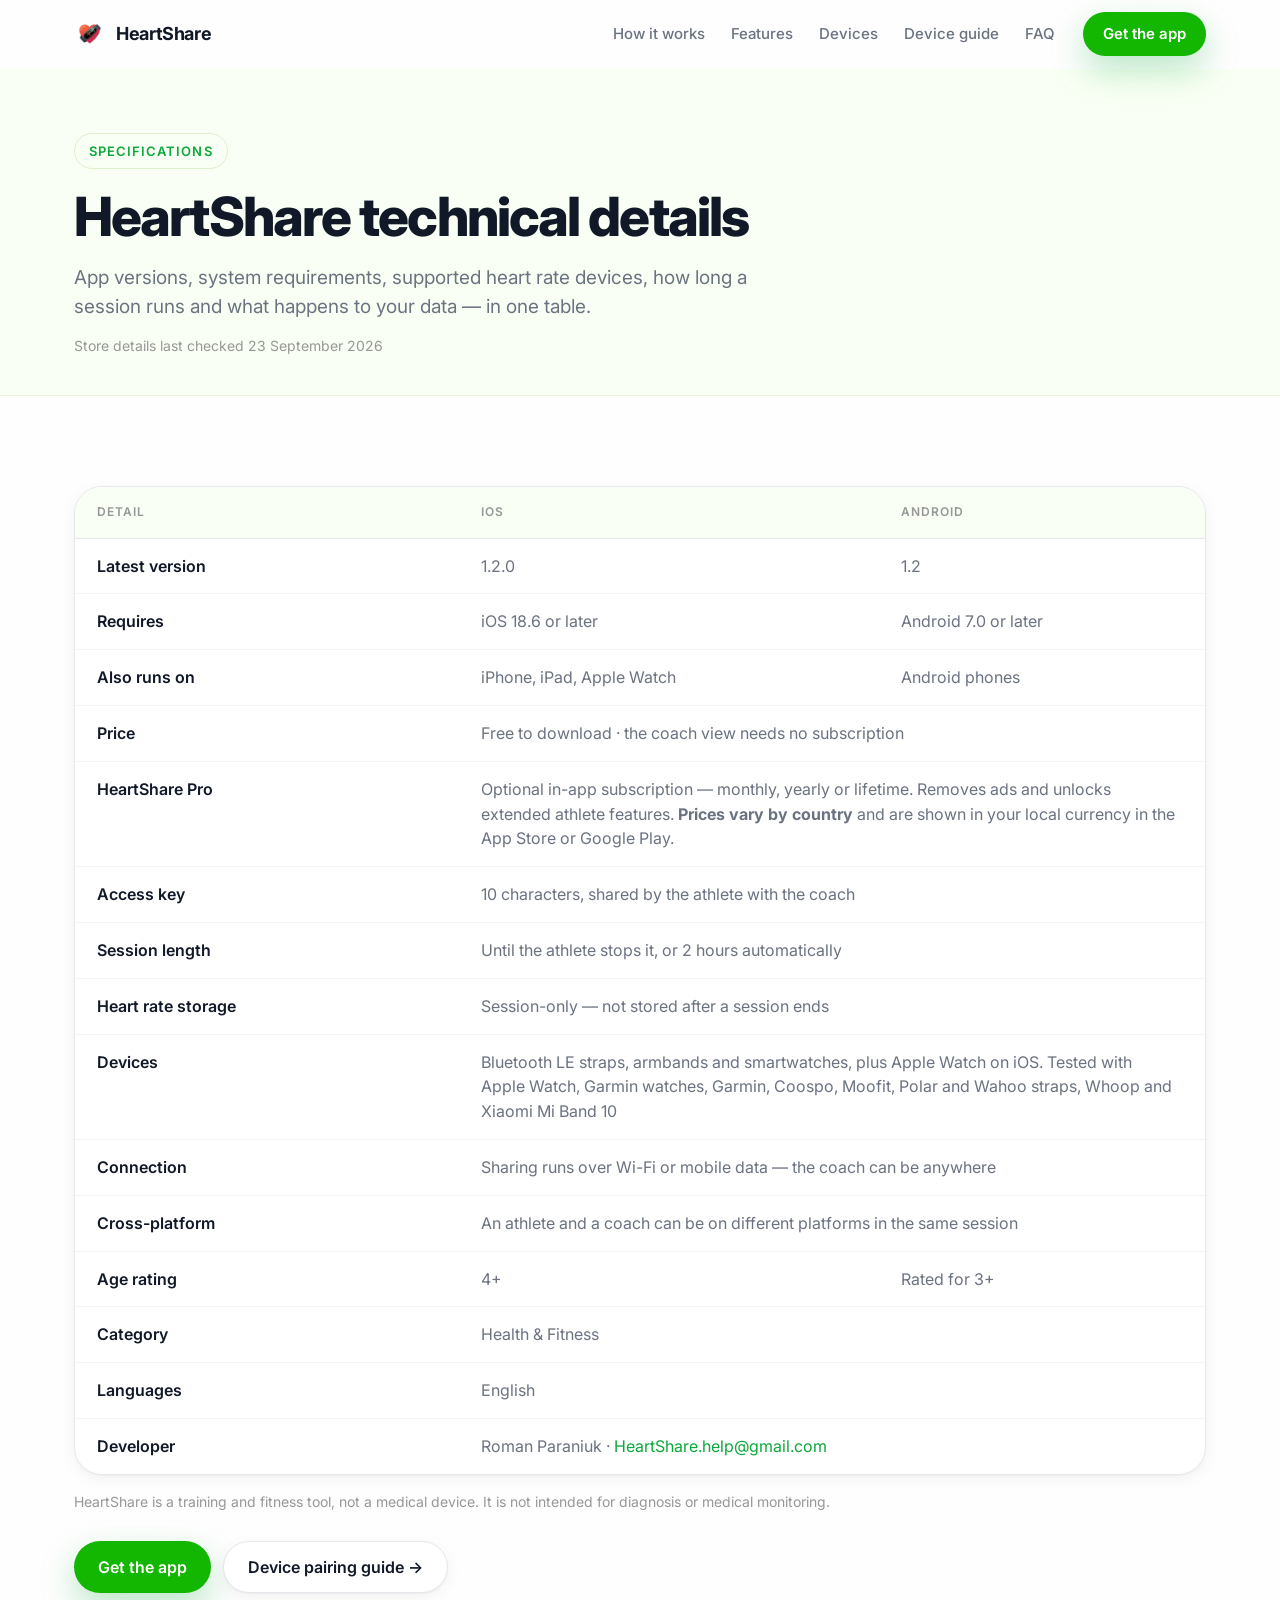
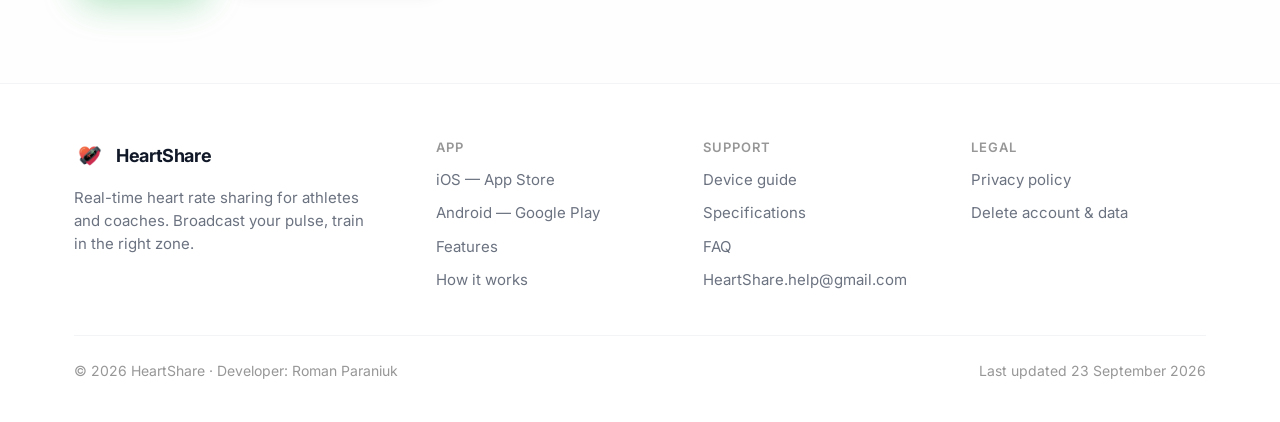
<file: specs.html>
<!DOCTYPE html>
<html lang="en">
<head>
<meta charset="utf-8">
<meta name="viewport" content="width=device-width, initial-scale=1">
<title>HeartShare Specifications — Versions, Devices, Pricing</title>
<meta name="description" content="HeartShare technical details: app versions, iOS and Android requirements, supported heart rate devices, session length, data storage, and what HeartShare Pro includes. Prices vary by country.">
<link rel="canonical" href="https://heartshare-app.github.io/specs.html">
<meta name="robots" content="index,follow,max-snippet:-1,max-image-preview:large">
<meta property="og:type" content="article">
<meta property="og:site_name" content="HeartShare">
<meta property="og:title" content="HeartShare Specifications — HeartShare">
<meta property="og:description" content="Versions, OS requirements, supported devices, session length, data storage and what HeartShare Pro includes.">
<meta property="og:url" content="https://heartshare-app.github.io/specs.html">
<meta property="og:image" content="https://heartshare-app.github.io/img/og-image.jpg">
<meta property="og:image:width" content="1200">
<meta property="og:image:height" content="630">
<meta property="og:image:alt" content="HeartShare — your coach sees every beat, live">
<meta name="twitter:card" content="summary_large_image">
<meta name="twitter:image" content="https://heartshare-app.github.io/img/og-image.jpg">
<link rel="icon" href="img/app-icon.png" type="image/png">
<link rel="apple-touch-icon" href="img/app-icon.png">
<link rel="preconnect" href="https://fonts.googleapis.com">
<link rel="preconnect" href="https://fonts.gstatic.com" crossorigin>
<link href="https://fonts.googleapis.com/css2?family=Inter:wght@400;500;600;700;800&display=swap" rel="stylesheet">
<link rel="stylesheet" href="site.css">
</head>
<body>
<header id="site-header">
<div class="wrap nav">
<a class="brand" href="index.html"><img src="img/app-icon.png" alt="HeartShare app icon">HeartShare</a>
<nav class="nav-links" aria-label="Primary">
<a href="index.html#how">How it works</a>
<a href="index.html#features">Features</a>
<a href="index.html#devices">Devices</a>
<a href="connect-device.html">Device guide</a>
<a href="index.html#faq">FAQ</a>
</nav>
<a class="btn btn-primary" href="index.html#get">Get the app</a>
</div>
</header>

<main>
<div class="page-head">
<div class="wrap">
<span class="eyebrow">Specifications</span>
<h1>HeartShare technical details</h1>
<p>App versions, system requirements, supported heart rate devices, how long a session runs and what happens to your data — in one table.</p>
<p class="updated">Store details last checked <time datetime="2026-09-23">23 September 2026</time></p>
</div>
</div>

<section>
<div class="wrap">
<div class="spec-table">
<table>
<caption class="visually-hidden">HeartShare technical specifications for iOS and Android</caption>
<thead><tr><th scope="col">Detail</th><th scope="col">iOS</th><th scope="col">Android</th></tr></thead>
<tbody>
<tr><th scope="row">Latest version</th><td>1.2.0</td><td>1.2</td></tr>
<tr><th scope="row">Requires</th><td>iOS 18.6 or later</td><td>Android 7.0 or later</td></tr>
<tr><th scope="row">Also runs on</th><td>iPhone, iPad, Apple&nbsp;Watch</td><td>Android phones</td></tr>
<tr><th scope="row">Price</th><td colspan="2">Free to download &middot; the coach view needs no subscription</td></tr>
<tr><th scope="row">HeartShare Pro</th><td colspan="2">Optional in-app subscription &mdash; monthly, yearly or lifetime. Removes ads and unlocks extended athlete features. <strong>Prices vary by country</strong> and are shown in your local currency in the App&nbsp;Store or Google&nbsp;Play.</td></tr>
<tr><th scope="row">Access key</th><td colspan="2">10 characters, shared by the athlete with the coach</td></tr>
<tr><th scope="row">Session length</th><td colspan="2">Until the athlete stops it, or 2 hours automatically</td></tr>
<tr><th scope="row">Heart rate storage</th><td colspan="2">Session-only &mdash; not stored after a session ends</td></tr>
<tr><th scope="row">Devices</th><td colspan="2">Bluetooth LE straps, armbands and smartwatches, plus Apple&nbsp;Watch on iOS. Tested with Apple&nbsp;Watch, Garmin watches, Garmin, Coospo, Moofit, Polar and Wahoo straps, Whoop and Xiaomi Mi&nbsp;Band&nbsp;10</td></tr>
<tr><th scope="row">Connection</th><td colspan="2">Sharing runs over Wi-Fi or mobile data &mdash; the coach can be anywhere</td></tr>
<tr><th scope="row">Cross-platform</th><td colspan="2">An athlete and a coach can be on different platforms in the same session</td></tr>
<tr><th scope="row">Age rating</th><td>4+</td><td>Rated for 3+</td></tr>
<tr><th scope="row">Category</th><td colspan="2">Health &amp; Fitness</td></tr>
<tr><th scope="row">Languages</th><td colspan="2">English</td></tr>
<tr><th scope="row">Developer</th><td colspan="2">Roman Paraniuk &middot; <a href="mailto:HeartShare.help@gmail.com">HeartShare.help@gmail.com</a></td></tr>
</tbody>
</table>
</div>
<p class="spec-note">HeartShare is a training and fitness tool, not a medical device. It is not intended for diagnosis or medical monitoring.</p>

<p style="margin-top:28px;display:flex;gap:12px;flex-wrap:wrap">
<a class="btn btn-primary" href="index.html#get">Get the app</a>
<a class="btn btn-ghost" href="connect-device.html">Device pairing guide →</a>
</p>
</div>
</section>
</main>

<footer>
<div class="wrap">
<div class="foot-grid">
<div>
<a class="brand" href="index.html"><img src="img/app-icon.png" alt="">HeartShare</a>
<p style="color:var(--ink-2);margin-top:14px;max-width:34ch">Real-time heart rate sharing for athletes and coaches. Broadcast your pulse, train in the right zone.</p>
</div>
<div><h4>App</h4><div class="foot-links"><a href="https://apps.apple.com/app/id6759251996">iOS — App Store</a><a href="https://play.google.com/store/apps/details?id=com.rkh.heartshare">Android — Google Play</a><a href="index.html#features">Features</a><a href="index.html#how">How it works</a></div></div>
<div><h4>Support</h4><div class="foot-links"><a href="connect-device.html">Device guide</a><a href="specs.html">Specifications</a><a href="index.html#faq">FAQ</a><a href="mailto:HeartShare.help@gmail.com">HeartShare.help@gmail.com</a></div></div>
<div><h4>Legal</h4><div class="foot-links"><a href="privacy.html">Privacy policy</a><a href="delete-account.html">Delete account &amp; data</a></div></div>
</div>
<div class="foot-bottom">
<span>© 2026 HeartShare · Developer: Roman Paraniuk</span>
<span>Last updated <time datetime="2026-09-23">23 September 2026</time></span>
</div>
</div>
</footer>

<script type="application/ld+json">
{"@context":"https://schema.org","@graph":[
{"@type":"WebSite","@id":"https://heartshare-app.github.io/#website","url":"https://heartshare-app.github.io/","name":"HeartShare","description":"Real-time heart rate sharing app for athletes and coaches.","publisher":{"@id":"https://heartshare-app.github.io/#org"},"inLanguage":"en"},
{"@type":"Organization","@id":"https://heartshare-app.github.io/#org","name":"HeartShare","url":"https://heartshare-app.github.io/","logo":{"@type":"ImageObject","@id":"https://heartshare-app.github.io/#logo","url":"https://heartshare-app.github.io/img/app-icon.png","width":1280,"height":1280},"email":"HeartShare.help@gmail.com","founder":{"@type":"Person","@id":"https://heartshare-app.github.io/#roman","name":"Roman Paraniuk"},"sameAs":["https://apps.apple.com/app/id6759251996","https://play.google.com/store/apps/details?id=com.rkh.heartshare"],"contactPoint":{"@type":"ContactPoint","contactType":"customer support","email":"HeartShare.help@gmail.com","availableLanguage":"English"}},
{"@type":"ImageObject","@id":"https://heartshare-app.github.io/#ogimage","url":"https://heartshare-app.github.io/img/og-image.jpg","width":1200,"height":630,"caption":"HeartShare — your coach sees every beat, live"},
{"@type":"WebPage","@id":"https://heartshare-app.github.io/specs.html#webpage","url":"https://heartshare-app.github.io/specs.html","name":"HeartShare Specifications — Versions, Devices, Pricing","description":"HeartShare technical details: app versions, iOS and Android requirements, supported heart rate devices, session length, data storage, and what HeartShare Pro includes. Prices vary by country.","isPartOf":{"@id":"https://heartshare-app.github.io/#website"},"inLanguage":"en","datePublished":"2026-09-22","dateModified":"2026-09-23","primaryImageOfPage":{"@id":"https://heartshare-app.github.io/#ogimage"},"publisher":{"@id":"https://heartshare-app.github.io/#org"},"breadcrumb":{"@id":"https://heartshare-app.github.io/specs.html#breadcrumb"},"about":[{"@id":"https://heartshare-app.github.io/#ios"},{"@id":"https://heartshare-app.github.io/#android"}]},
{"@type":"BreadcrumbList","@id":"https://heartshare-app.github.io/specs.html#breadcrumb","itemListElement":[{"@type":"ListItem","position":1,"name":"HeartShare","item":"https://heartshare-app.github.io/"},{"@type":"ListItem","position":2,"name":"Specifications","item":"https://heartshare-app.github.io/specs.html"}]}
]}
</script>
<script>
const h=document.getElementById('site-header');
addEventListener('scroll',()=>h.classList.toggle('stuck',scrollY>8),{passive:true});
</script>
</body>
</html>
</file>
<file: site.css>
:root{
--ink:#111827;--ink-2:#6B7280;--ink-3:#979797;--white:#fff;--page:#FEFEFE;
--green:#0BA83A;--green-action:#13B601;--green-bright:#5DDF4F;--green-surface:#E5F4D9;--green-tint:#F9FFF4;
--red:#EF4444;--heart:#FF3B30;--slate:#2D3E50;--slate-deep:#1E293B;
--z1:#38BDF8;--z2:#0BA83A;--z3:#FBBF24;--z4:#F97316;--z5:#EF4444;
--hair:#F3F4F6;--border:#E6E8EB;--field:#F8F8F8;
--grad:linear-gradient(250deg,#5DDF4F 0%,#0BA83A 100%);
--r-sm:12px;--r-md:20px;--r-lg:28px;--r-xl:40px;
--shadow-sm:0 1px 2px rgba(17,24,39,.04),0 4px 16px rgba(17,24,39,.05);
--shadow-md:0 2px 6px rgba(17,24,39,.05),0 18px 44px rgba(17,24,39,.09);
--shadow-green:0 14px 34px rgba(11,168,58,.28);
--wrap:1180px;
}
*{box-sizing:border-box}
html{scroll-behavior:smooth;-webkit-text-size-adjust:100%}
body{margin:0;background:var(--page);color:var(--ink);font-family:Inter,-apple-system,BlinkMacSystemFont,"Segoe UI",Roboto,Arial,sans-serif;font-size:17px;line-height:1.55;-webkit-font-smoothing:antialiased;text-wrap:pretty}
img{max-width:100%;height:auto;display:block}
a{color:var(--green);text-decoration:none}
a:hover{color:var(--green-action)}
h1,h2,h3,h4{margin:0;letter-spacing:-.025em;line-height:1.1;font-weight:700}
p{margin:0}
.wrap{width:100%;max-width:var(--wrap);margin:0 auto;padding:0 clamp(18px,4vw,24px)}
.eyebrow{display:inline-flex;align-items:center;gap:8px;font-size:13px;font-weight:600;letter-spacing:.08em;text-transform:uppercase;color:var(--green);background:var(--green-tint);border:1px solid #DDF0CE;padding:7px 14px;border-radius:999px}
section{padding:clamp(56px,7vw,104px) 0}
.sec-head{max-width:720px;display:flex;flex-direction:column;align-items:flex-start;gap:16px;margin-bottom:clamp(32px,4vw,52px)}
.sec-head h2{font-size:clamp(30px,4vw,46px);font-weight:800}
.sec-head p{color:var(--ink-2);font-size:clamp(16px,1.6vw,19px)}
header{position:sticky;top:0;z-index:60;background:rgba(254,254,254,.82);backdrop-filter:saturate(180%) blur(14px);border-bottom:1px solid transparent;transition:border-color .2s,box-shadow .2s}
header.stuck{border-color:var(--hair);box-shadow:0 6px 24px rgba(17,24,39,.05)}
.nav{display:flex;align-items:center;gap:28px;height:68px}
.brand{display:flex;align-items:center;gap:10px;font-weight:700;font-size:18px;letter-spacing:-.02em;color:var(--ink)}
.brand:hover{color:var(--ink)}
.brand img{width:32px;height:32px;border-radius:9px;object-fit:contain}
.nav-links{display:flex;gap:26px;margin-left:auto;font-size:15px;font-weight:500}
.nav-links a{color:var(--ink-2)}
.nav-links a:hover{color:var(--ink)}
.btn{display:inline-flex;align-items:center;justify-content:center;gap:9px;font-weight:600;font-size:16px;border-radius:999px;padding:13px 24px;transition:transform .15s,box-shadow .2s,background .2s;white-space:nowrap}
.btn:hover{transform:translateY(-1px)}
.btn-primary{background:var(--green-action);color:#fff;box-shadow:var(--shadow-green)}
.btn-primary:hover{color:#fff;background:#0FA300}
.btn-ghost{background:#fff;color:var(--ink);border:1px solid var(--border);box-shadow:var(--shadow-sm)}
.btn-ghost:hover{color:var(--ink);border-color:#CBD5D8}
.nav .btn{padding:10px 20px;font-size:15px}
.hero{padding-top:clamp(40px,5vw,72px);padding-bottom:clamp(48px,6vw,88px);position:relative;overflow:hidden}
.hero::before{content:"";position:absolute;inset:-40% 40% 30% -20%;background:radial-gradient(60% 60% at 50% 50%,rgba(93,223,79,.20),transparent 70%);pointer-events:none}
.hero-grid{display:grid;grid-template-columns:1.05fr .95fr;gap:clamp(28px,4vw,64px);align-items:center;position:relative}
.hero h1{font-size:clamp(38px,5.6vw,68px);font-weight:800;letter-spacing:-.035em;line-height:1.03}
.hero h1 em{font-style:normal;background:var(--grad);-webkit-background-clip:text;background-clip:text;color:transparent}
.hero .lede{font-size:clamp(17px,1.9vw,21px);color:var(--ink-2);max-width:37ch;margin-top:20px}
.hero-col{display:flex;flex-direction:column;align-items:flex-start;gap:0}
.stores{display:flex;flex-wrap:wrap;gap:12px;margin-top:32px}
.store{display:flex;align-items:center;gap:12px;background:var(--ink);color:#fff;border-radius:14px;padding:11px 20px 11px 18px;transition:transform .15s,box-shadow .2s}
.store:hover{color:#fff;transform:translateY(-2px);box-shadow:0 14px 28px rgba(17,24,39,.22)}
.store svg{flex:none}
.store span{display:block;font-size:11px;line-height:1.25;opacity:.72;letter-spacing:.02em;white-space:nowrap}
.store strong{display:block;font-size:17px;font-weight:600;line-height:1.2;letter-spacing:-.01em;white-space:nowrap}
.hero-meta{display:flex;flex-wrap:wrap;gap:8px 22px;margin-top:22px;font-size:14px;color:var(--ink-2)}
.hero-meta b{color:var(--ink);font-weight:600}
.phone{position:relative;width:min(300px,78vw);margin:0 auto;border-radius:44px;background:#fff;padding:9px;box-shadow:var(--shadow-md),0 0 0 1px rgba(17,24,39,.06)}
.phone-screen{border-radius:36px;overflow:hidden;background:#fff;aspect-ratio:1143/2520}
.phone-screen img{width:100%;height:auto}
.hero-phone{position:relative;width:min(300px,78vw);margin:0 auto}
.float-card{position:absolute;background:#fff;border-radius:18px;box-shadow:var(--shadow-md);padding:12px 16px;display:flex;align-items:center;gap:12px;font-size:14px;animation:float 6s ease-in-out infinite}
.float-a{top:12%;right:-6%}
.float-b{bottom:16%;left:-10%;animation-delay:-3s}
@keyframes float{0%,100%{transform:translateY(0)}50%{transform:translateY(-10px)}}
.avatar{width:34px;height:34px;border-radius:50%;background:var(--green-surface);color:var(--green);display:grid;place-items:center;font-weight:700;font-size:13px;flex:none}
.float-card b{display:block;font-weight:600;font-size:14px;line-height:1.25}
.float-card small{color:var(--ink-2);font-size:12px}
.bpm{display:flex;align-items:baseline;gap:4px;font-weight:800;font-size:22px;letter-spacing:-.02em}
.bpm i{font-style:normal;font-size:12px;font-weight:600;color:var(--ink-2)}
.heartbeat{width:26px;height:26px;color:var(--heart);animation:beat 1.1s ease-in-out infinite}
@keyframes beat{0%,100%{transform:scale(1)}14%{transform:scale(1.18)}28%{transform:scale(1)}42%{transform:scale(1.12)}}
.livedot{width:8px;height:8px;border-radius:50%;background:var(--green-action);box-shadow:0 0 0 0 rgba(19,182,1,.5);animation:ping 1.8s ease-out infinite;flex:none}
@keyframes ping{0%{box-shadow:0 0 0 0 rgba(19,182,1,.5)}70%{box-shadow:0 0 0 10px rgba(19,182,1,0)}100%{box-shadow:0 0 0 0 rgba(19,182,1,0)}}
.answers{background:var(--green-tint);border-top:1px solid #E9F5DE;border-bottom:1px solid #E9F5DE}
.answer-lede{font-size:clamp(19px,2.2vw,26px);font-weight:600;letter-spacing:-.02em;max-width:52ch;line-height:1.35}
.facts{display:grid;grid-template-columns:repeat(4,1fr);gap:14px;margin-top:34px}
.fact{background:#fff;border:1px solid #E6F0DC;border-radius:var(--r-md);padding:20px}
.fact dt{font-size:12px;font-weight:600;letter-spacing:.08em;text-transform:uppercase;color:var(--ink-3)}
.fact dd{margin:8px 0 0;font-size:16px;font-weight:600;letter-spacing:-.01em}
.fact dd span{display:block;font-weight:400;font-size:14px;color:var(--ink-2);margin-top:2px}
.bento{display:grid;grid-template-columns:repeat(3,1fr);grid-auto-rows:1fr;gap:16px}
.card{background:#fff;border:1px solid var(--border);border-radius:var(--r-lg);padding:28px;box-shadow:var(--shadow-sm);display:flex;flex-direction:column;gap:12px;transition:transform .2s,box-shadow .2s}
.card:hover{transform:translateY(-3px);box-shadow:var(--shadow-md)}
.card h3{font-size:21px;font-weight:700}
.card p{color:var(--ink-2);font-size:16px}
.card-wide,.card-third{grid-column:span 1}
.icon{width:46px;height:46px;border-radius:14px;background:var(--green-surface);color:var(--green);display:grid;place-items:center}
.zones{display:flex;gap:6px;margin-top:auto;padding-top:6px}
.zone{flex:1 1 0;min-width:max-content;display:flex;flex-direction:column;gap:6px;font-size:11px;letter-spacing:-.01em;color:var(--ink-3);text-align:center}
.zone span{height:8px;border-radius:99px}
.dark{background:var(--slate);color:#fff}
.dark .sec-head p{color:rgba(255,255,255,.62)}
.dark .eyebrow{background:rgba(255,255,255,.08);border-color:rgba(255,255,255,.14);color:var(--green-bright)}
.steps{display:grid;grid-template-columns:repeat(3,1fr);gap:18px}
.step{background:rgba(255,255,255,.05);border:1px solid rgba(255,255,255,.1);border-radius:var(--r-lg);padding:28px;display:flex;flex-direction:column;gap:12px}
.step-n{width:38px;height:38px;border-radius:12px;background:var(--grad);color:#fff;display:grid;place-items:center;font-weight:700;font-size:16px}
.step h3{font-size:20px}
.step p{color:rgba(255,255,255,.66);font-size:16px}
.device-list{display:grid;grid-template-columns:repeat(auto-fit,minmax(210px,1fr));gap:12px}
.device{display:flex;align-items:center;gap:12px;background:#fff;border:1px solid var(--border);border-radius:var(--r-md);padding:16px 18px;font-weight:500;font-size:16px}
.device .icon{width:38px;height:38px;border-radius:11px}
.gallery{display:grid;grid-template-columns:repeat(4,1fr);gap:clamp(16px,2.4vw,30px);align-items:start}
.gallery .phone{width:100%}
.shot{margin:0;display:flex;flex-direction:column;gap:14px}
.shot figcaption{font-size:15px;color:var(--ink-2);text-align:center}
.shot figcaption b{display:block;color:var(--ink);font-weight:600;font-size:16px}
.faq{display:grid;grid-template-columns:1fr;gap:14px;max-width:860px}
.qa{border:1px solid var(--border);border-radius:var(--r-md);background:#fff;padding:22px 24px}
.qa h3{font-size:18px;font-weight:600;letter-spacing:-.015em;margin-bottom:8px}
.qa p{color:var(--ink-2);font-size:16px}
.qa p+p{margin-top:8px}
/* FAQ: expanded on desktop, collapsible under 980px (see the sync script in index.html) */
details.qa>summary{display:flex;align-items:flex-start;gap:12px;list-style:none;cursor:pointer}
details.qa>summary::-webkit-details-marker{display:none}
details.qa>summary h3{margin-bottom:0;flex:1}
details.qa[open]>summary h3{margin-bottom:8px}
details.qa>summary .chev{display:block;flex:none;width:20px;height:20px;margin-top:2px;color:var(--ink-3);transition:transform .2s}
details.qa[open]>summary .chev{transform:rotate(180deg)}
.cta-box{background:var(--grad);border-radius:var(--r-xl);padding:clamp(36px,5vw,64px);color:#fff;display:grid;grid-template-columns:1.2fr .8fr;gap:32px;align-items:center;box-shadow:var(--shadow-green)}
.cta-box h2{font-size:clamp(28px,3.6vw,44px);font-weight:800}
.cta-box p{color:rgba(255,255,255,.88);margin-top:14px;font-size:18px;max-width:40ch}
.cta-box .store{background:#fff;color:var(--ink)}
.cta-box .store:hover{color:var(--ink)}
.cta-box .store span{opacity:.6}
.cta-side{display:flex;flex-direction:column;gap:12px;justify-self:end;width:100%;max-width:330px}
.cta-stat{background:rgba(255,255,255,.14);border:1px solid rgba(255,255,255,.22);border-radius:var(--r-md);padding:16px 20px}
.cta-stat b{display:block;font-size:24px;font-weight:700;letter-spacing:-.02em}
.cta-stat span{font-size:14px;color:rgba(255,255,255,.82)}
footer{background:#fff;border-top:1px solid var(--hair);padding:56px 0 40px;font-size:15px}
.foot-grid{display:grid;grid-template-columns:1.4fr 1fr 1fr 1fr;gap:32px}
.foot-grid h4{font-size:13px;letter-spacing:.08em;text-transform:uppercase;color:var(--ink-3);font-weight:600;margin-bottom:14px}
.foot-links{display:flex;flex-direction:column;gap:10px}
.foot-links a{color:var(--ink-2)}
.foot-links a:hover{color:var(--ink)}
.foot-bottom{display:flex;flex-wrap:wrap;gap:12px 24px;justify-content:space-between;align-items:center;margin-top:44px;padding-top:24px;border-top:1px solid var(--hair);color:var(--ink-3);font-size:14px}
.reveal{opacity:0;transform:translateY(18px);transition:opacity .6s ease,transform .6s cubic-bezier(.22,1,.36,1)}
.reveal.in{opacity:1;transform:none}
/* ── document / guide pages ─────────────────────────── */
.page-head{padding:clamp(40px,5vw,72px) 0 clamp(24px,3vw,40px);background:var(--green-tint);border-bottom:1px solid #E9F5DE}
.page-head h1{font-size:clamp(32px,4.6vw,54px);font-weight:800;letter-spacing:-.035em;margin-top:18px}
.page-head p{color:var(--ink-2);font-size:clamp(16px,1.7vw,19px);max-width:60ch;margin-top:16px}
.page-head .updated{font-size:14px;color:var(--ink-3);margin-top:14px}
.doc{display:grid;grid-template-columns:240px minmax(0,1fr);gap:clamp(24px,4vw,56px);align-items:start;padding-top:clamp(40px,5vw,72px);padding-bottom:clamp(40px,5vw,72px)}
.toc{position:sticky;top:92px;display:flex;flex-direction:column;gap:4px;font-size:15px}
.toc h4{font-size:12px;letter-spacing:.08em;text-transform:uppercase;color:var(--ink-3);font-weight:600;margin-bottom:10px}
.toc a{color:var(--ink-2);padding:7px 12px;border-radius:10px;transition:background .15s,color .15s}
.toc a:hover{background:var(--field);color:var(--ink)}
.prose{max-width:74ch;font-size:17px}
.prose h2{font-size:clamp(24px,2.6vw,30px);font-weight:700;margin:44px 0 14px;scroll-margin-top:96px}
.prose h2:first-child{margin-top:0}
.prose h3{font-size:19px;font-weight:600;margin:28px 0 10px}
.prose p{color:var(--ink-2);margin:0 0 14px}
.prose strong{color:var(--ink);font-weight:600}
.prose ul,.prose ol{color:var(--ink-2);margin:0 0 16px;padding-left:22px;display:flex;flex-direction:column;gap:9px}
.prose li::marker{color:var(--green)}
.callout{background:var(--field);border:1px solid var(--border);border-radius:var(--r-md);padding:20px 24px;margin:22px 0;color:var(--ink-2)}
.callout.warn{background:#FFF6F5;border-color:#FFDEDA}
.callout.warn strong{color:var(--red)}
.callout h3{margin-top:0;color:var(--ink)}
/* device guide */
.dev-tabs{display:flex;flex-wrap:wrap;gap:10px;padding-bottom:8px}
.dev-tab{display:inline-flex;align-items:center;gap:9px;border:1px solid var(--border);background:#fff;border-radius:999px;padding:11px 20px;font-weight:600;font-size:15px;color:var(--ink);box-shadow:var(--shadow-sm)}
.dev-tab:hover{color:var(--ink);border-color:var(--green);background:var(--green-tint)}
.dev-block{border-top:1px solid var(--hair);padding-top:clamp(32px,4vw,52px);margin-top:clamp(32px,4vw,52px);scroll-margin-top:92px}
.dev-block:first-of-type{border-top:0;padding-top:0;margin-top:0}
.dev-block>h2{font-size:clamp(26px,3vw,36px);font-weight:800}
.dev-sub{color:var(--ink-2);margin-top:10px;max-width:62ch}
.stepgrid{display:grid;grid-template-columns:repeat(auto-fit,minmax(230px,1fr));gap:20px;margin-top:28px}
.stepcard{margin:0;background:#fff;border:1px solid var(--border);border-radius:var(--r-lg);overflow:hidden;box-shadow:var(--shadow-sm);display:flex;flex-direction:column}
.stepcard .shotwrap{background:var(--field);border-bottom:1px solid var(--hair);display:grid;place-items:center;padding:18px}
.stepcard .shotwrap img{border-radius:14px;max-height:300px;width:auto}
.stepcard .body{padding:18px 20px;display:flex;gap:12px;align-items:flex-start}
.stepcard .n{width:26px;height:26px;border-radius:8px;background:var(--green-surface);color:var(--green);font-weight:700;font-size:13px;display:grid;place-items:center;flex:none;margin-top:1px}
.stepcard p{color:var(--ink-2);font-size:15px;margin:0}
.videobox{margin-top:24px;border-radius:var(--r-lg);overflow:hidden;border:1px solid var(--border);box-shadow:var(--shadow-sm);aspect-ratio:16/9;background:#000}
.videobox iframe{width:100%;height:100%;border:0;display:block}
details.qa>summary:hover h3{color:var(--green)}
@media (max-width:980px){
.hero-grid{grid-template-columns:1fr;gap:44px}
.hero-col{align-items:center;text-align:center}
.hero .lede{max-width:52ch}
.stores,.hero-meta{justify-content:center}
.facts{grid-template-columns:repeat(2,1fr)}
.bento{grid-template-columns:repeat(2,1fr)}
.steps{grid-template-columns:1fr}
.cta-box{grid-template-columns:1fr}
.cta-side{justify-self:start;max-width:none}
.foot-grid{grid-template-columns:1fr 1fr}
.nav-links{display:none}
.nav .btn{margin-left:auto}
.gallery{grid-template-columns:repeat(2,1fr);max-width:640px;margin:0 auto}
.doc{grid-template-columns:1fr}
.toc{position:static;flex-direction:row;flex-wrap:wrap;gap:8px}
.toc h4{width:100%;margin-bottom:4px}
.toc a{background:var(--field)}
}
@media (max-width:560px){.facts{grid-template-columns:1fr}.bento{grid-template-columns:1fr;grid-auto-rows:auto}.float-b{left:-4%}.float-a{right:-2%}.gallery{grid-template-columns:1fr;max-width:320px}.foot-grid{grid-template-columns:1fr;gap:28px}.nav{gap:14px}.nav .btn{padding:9px 16px}.card,.step{padding:22px}.qa{padding:18px 20px}.cta-box{padding:28px 22px}.stepcard .shotwrap img{max-height:240px}.stores{flex-wrap:nowrap;gap:10px}.store{flex:1 1 0;min-width:0;justify-content:center;gap:8px;padding:10px 12px}.store svg{width:20px;height:22px}.store strong{font-size:15px}.store span{font-size:10px}}
@media (max-width:340px){.stores{flex-wrap:wrap}.store{flex:1 1 100%}}
@media (prefers-reduced-motion:reduce){*{animation:none!important;transition:none!important}.reveal{opacity:1;transform:none}}
/* ── specs table ────────────────────────────────────── */
.visually-hidden{position:absolute;width:1px;height:1px;margin:-1px;padding:0;overflow:hidden;clip:rect(0 0 0 0);white-space:nowrap;border:0}
.spec-table{overflow-x:auto;border:1px solid var(--border);border-radius:var(--r-lg);background:#fff;box-shadow:var(--shadow-sm)}
.spec-table table{width:100%;border-collapse:collapse;font-size:16px;min-width:600px}
.spec-table thead th{text-align:left;font-size:12px;font-weight:600;letter-spacing:.08em;text-transform:uppercase;color:var(--ink-3);padding:16px 22px;border-bottom:1px solid var(--border);background:var(--green-tint)}
.spec-table tbody th{text-align:left;font-weight:600;color:var(--ink);padding:15px 22px;width:34%;vertical-align:top}
.spec-table td{color:var(--ink-2);padding:15px 22px;vertical-align:top}
.spec-table tbody tr+tr th,.spec-table tbody tr+tr td{border-top:1px solid var(--hair)}
.spec-note{margin-top:16px;font-size:14px;color:var(--ink-3)}
@media (max-width:560px){.spec-table thead th,.spec-table tbody th,.spec-table td{padding:13px 16px}.spec-table table{font-size:15px}}
</file>
